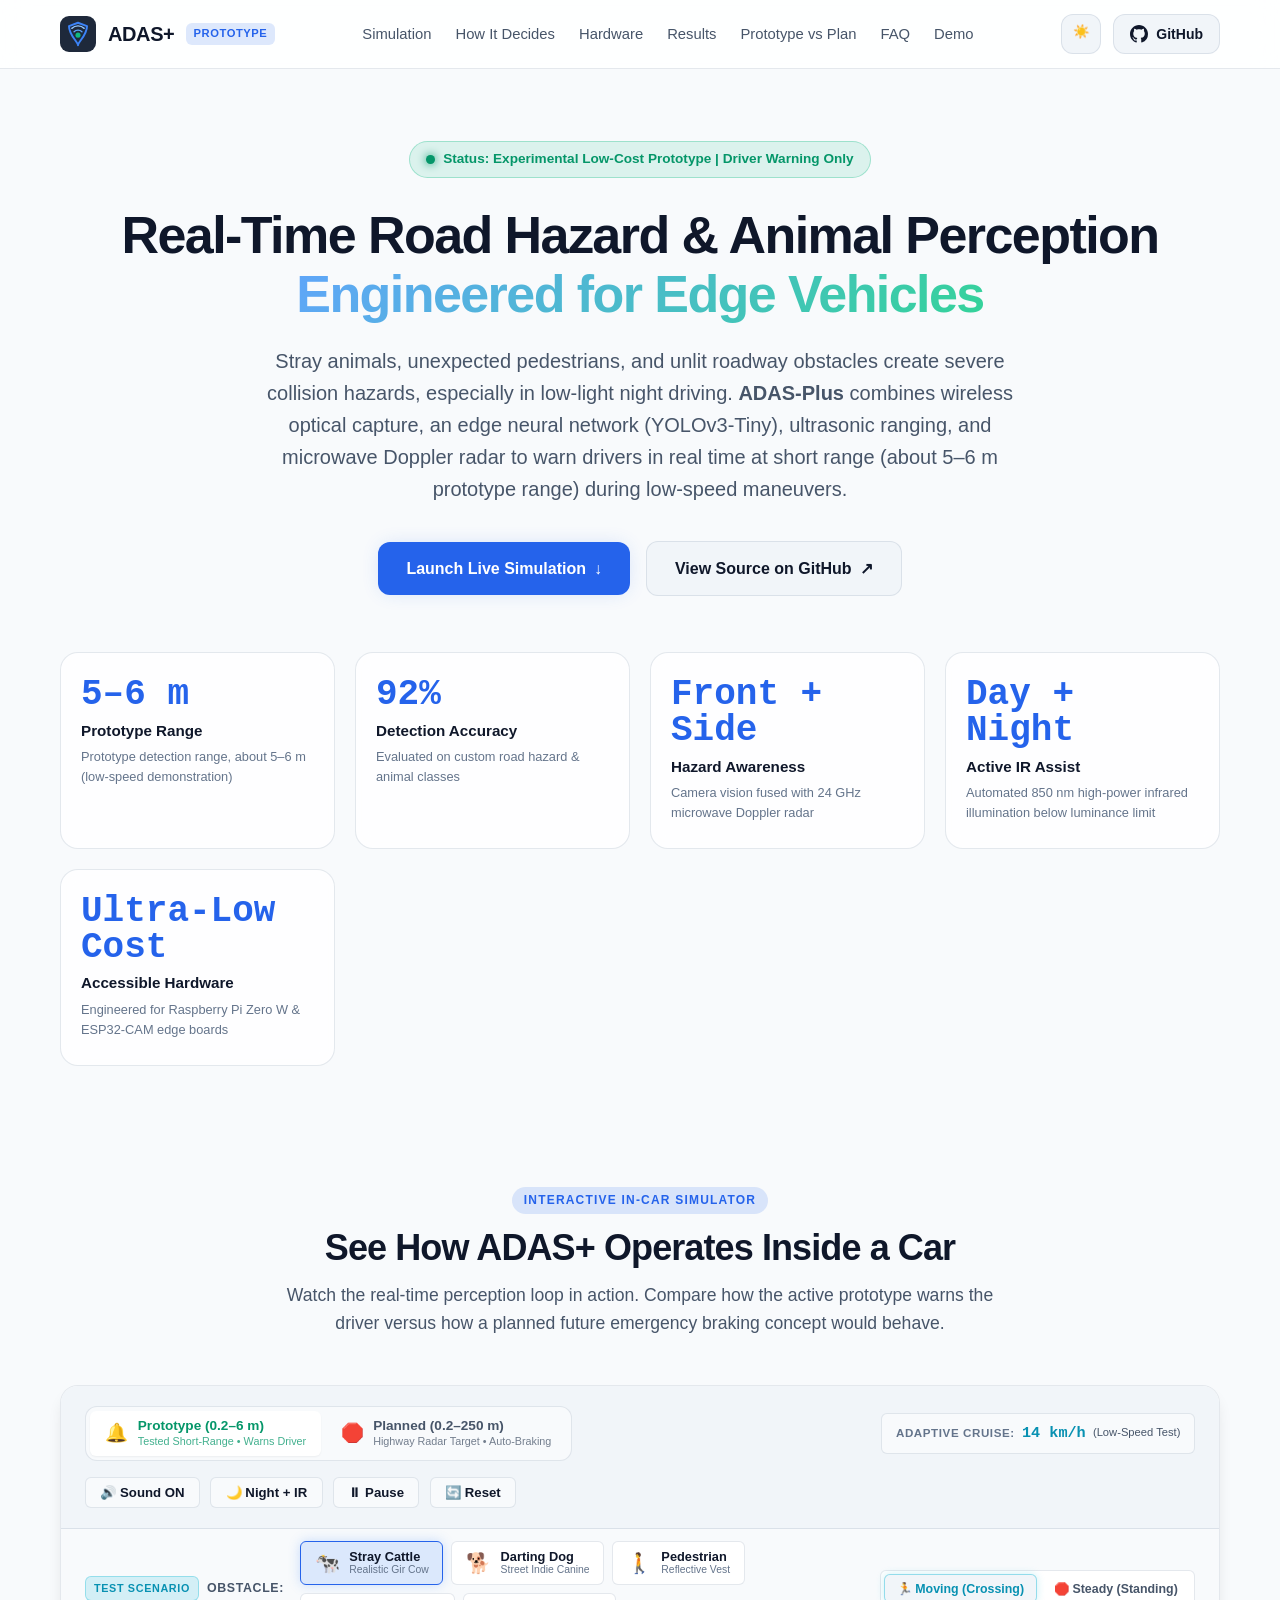
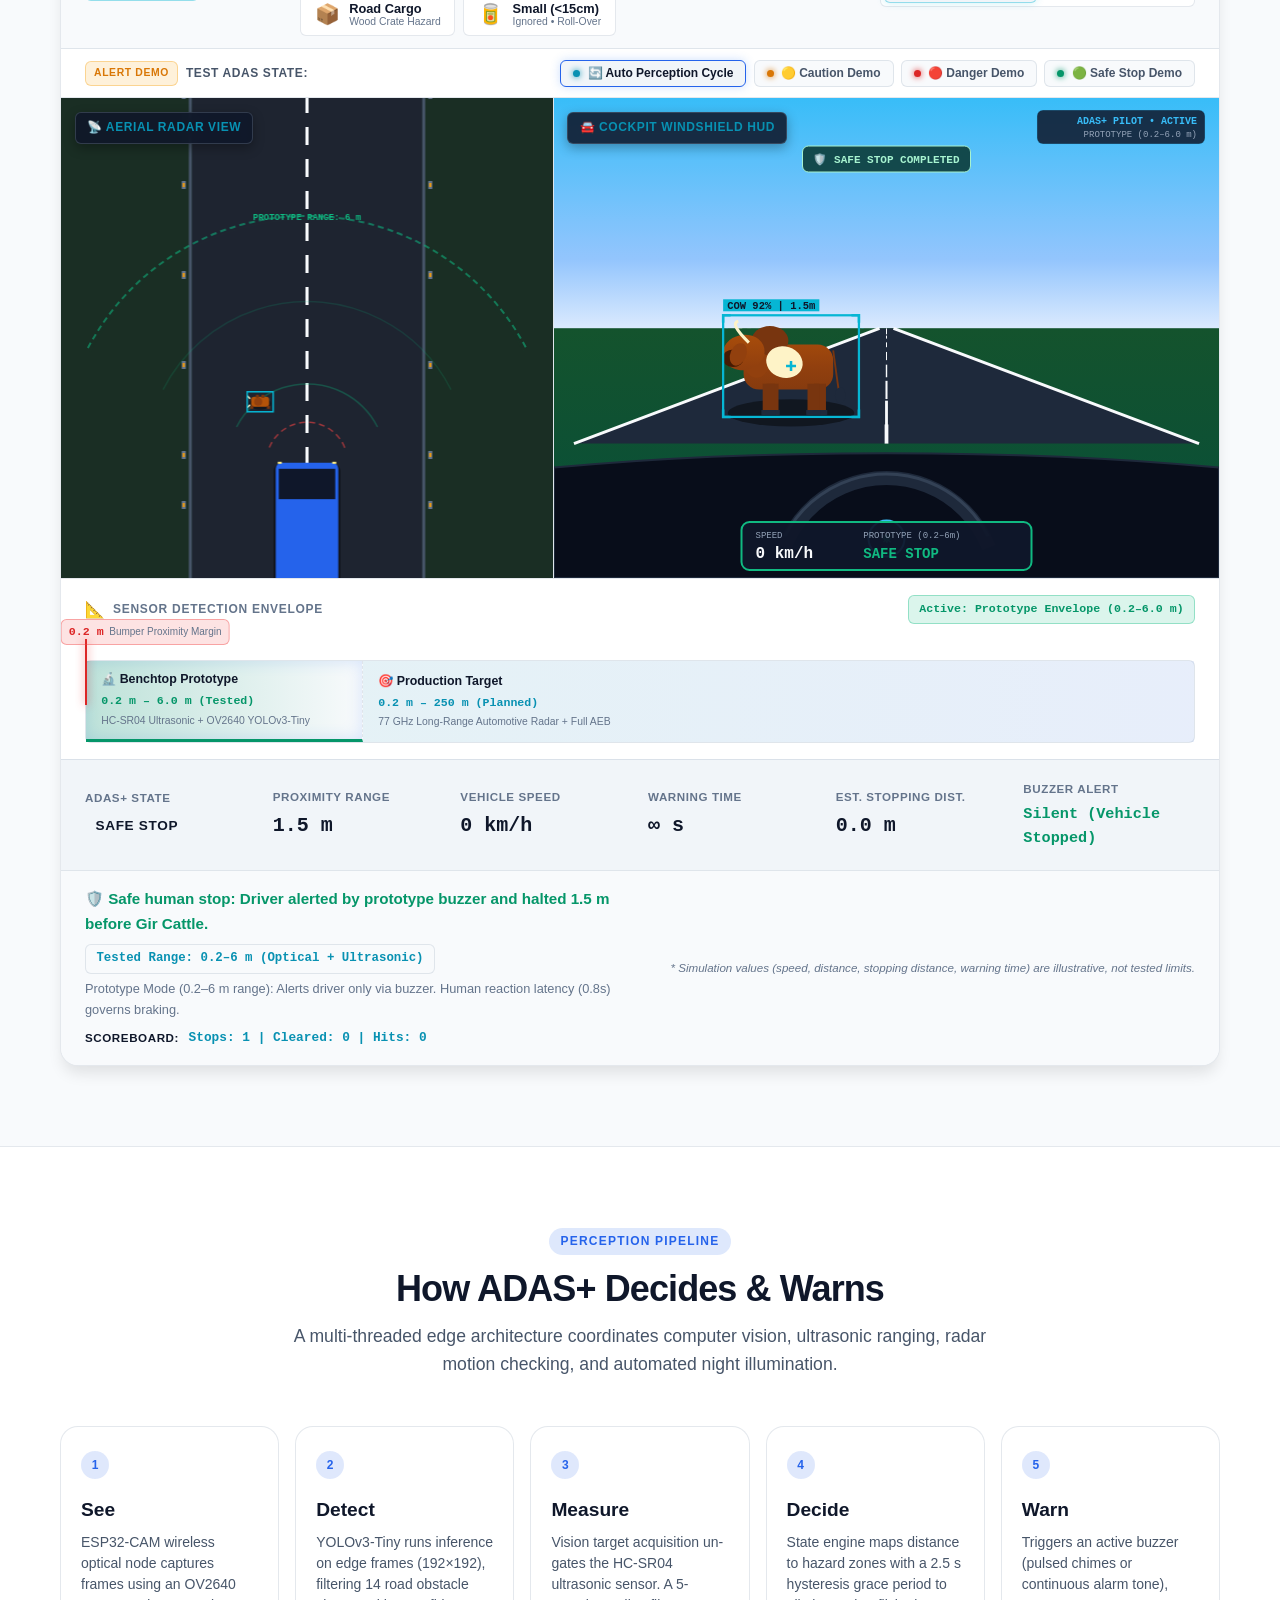
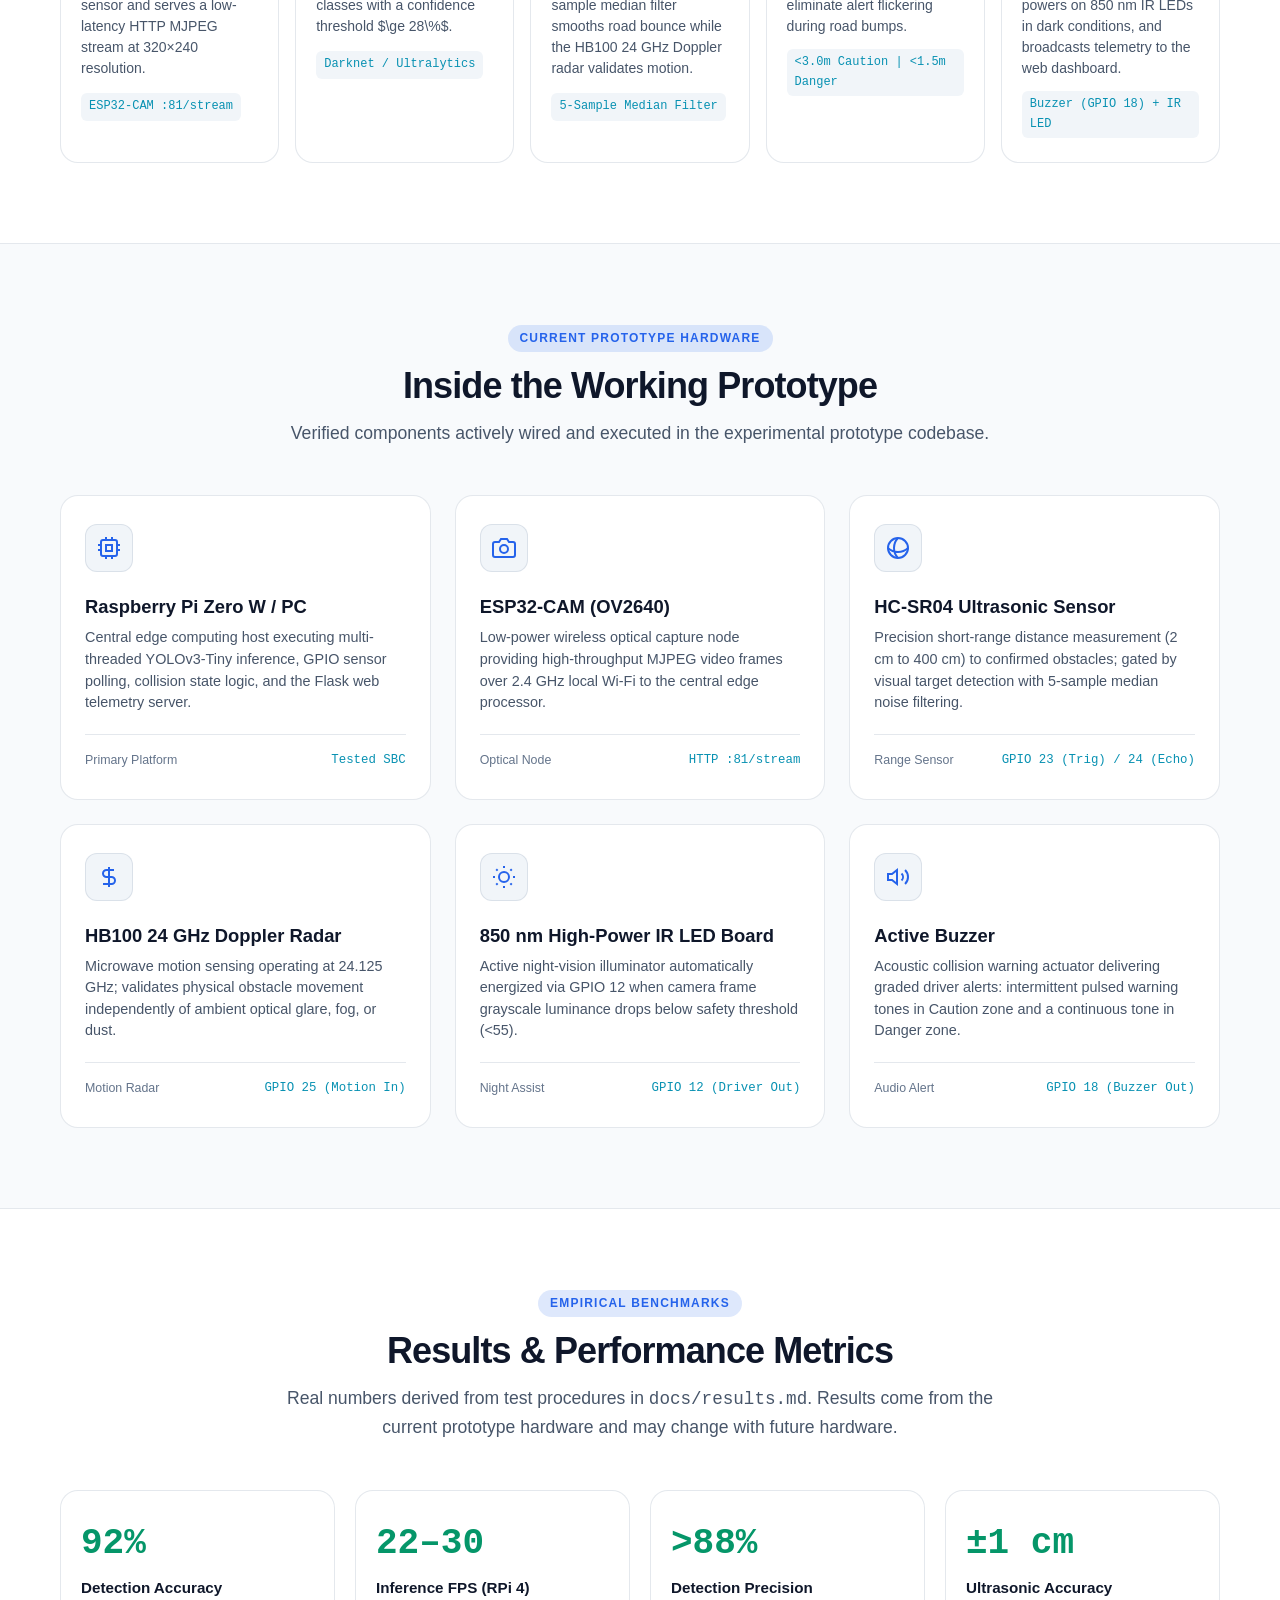
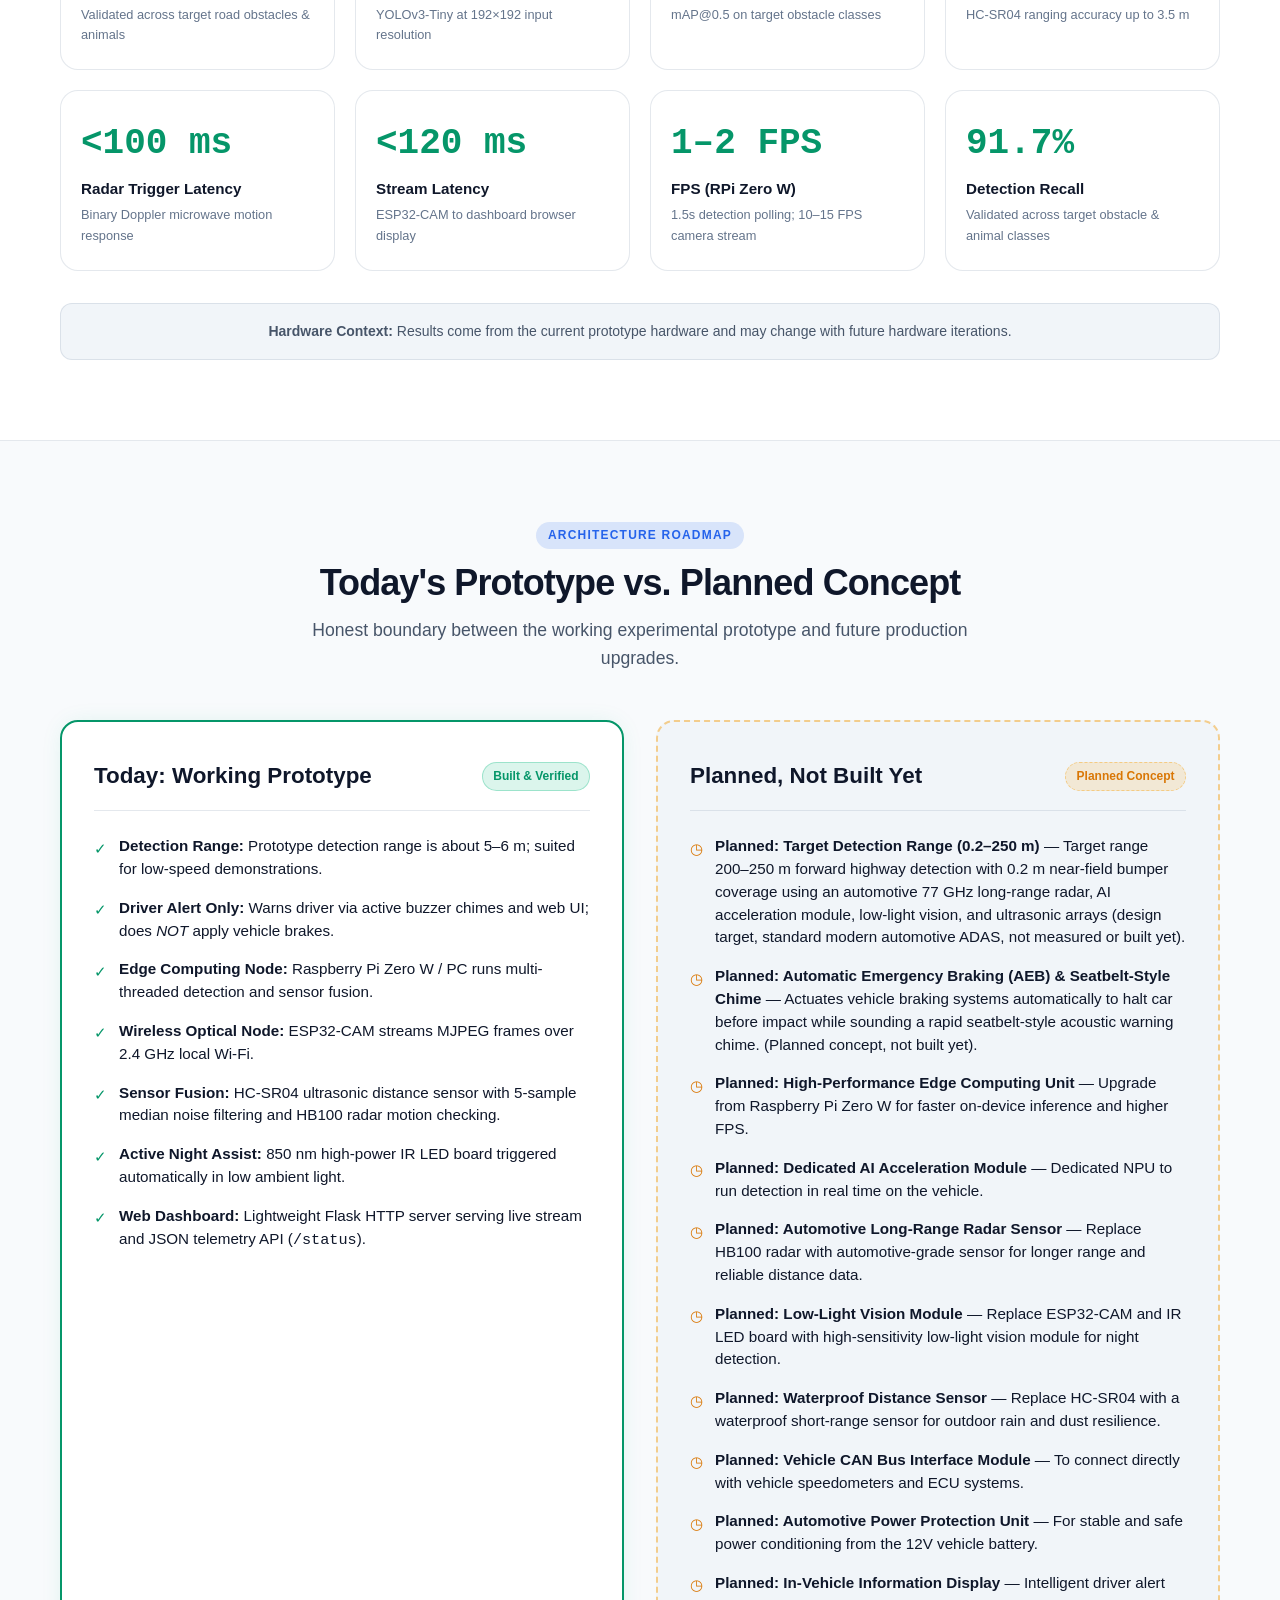
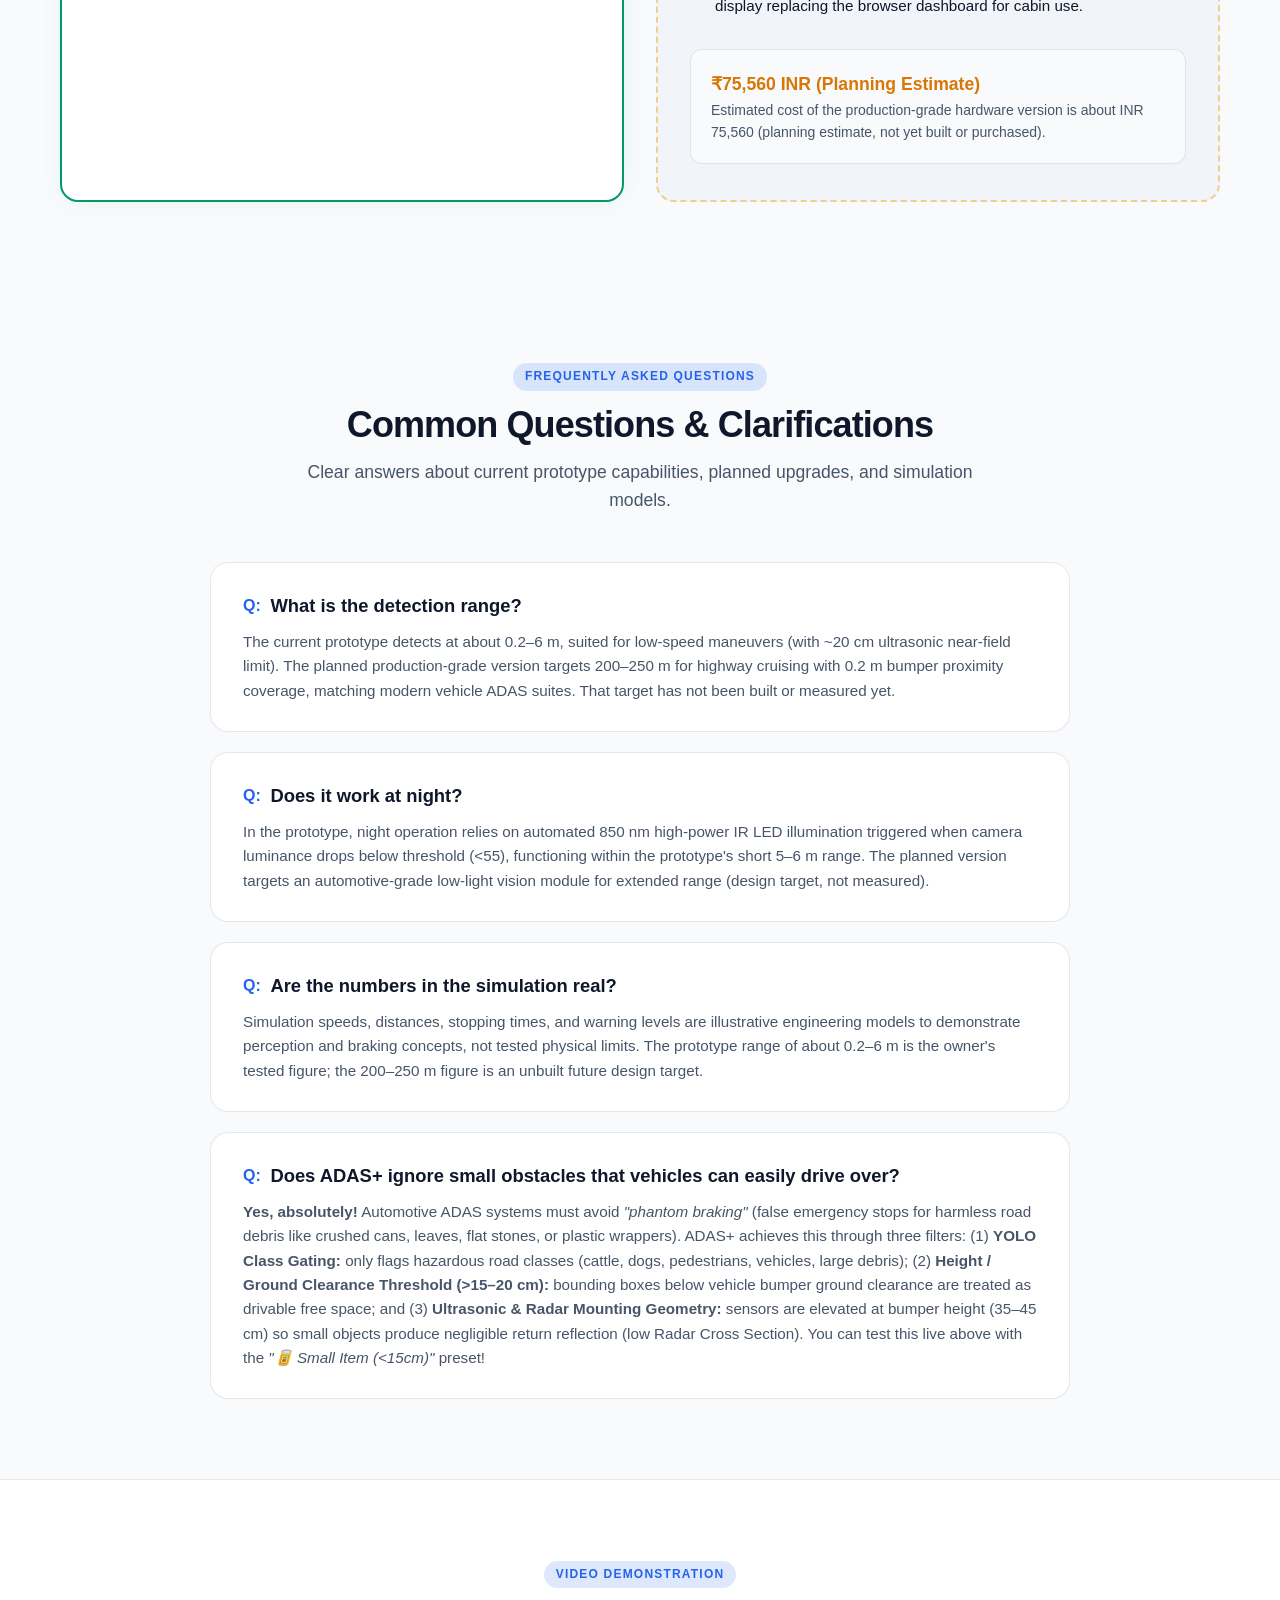
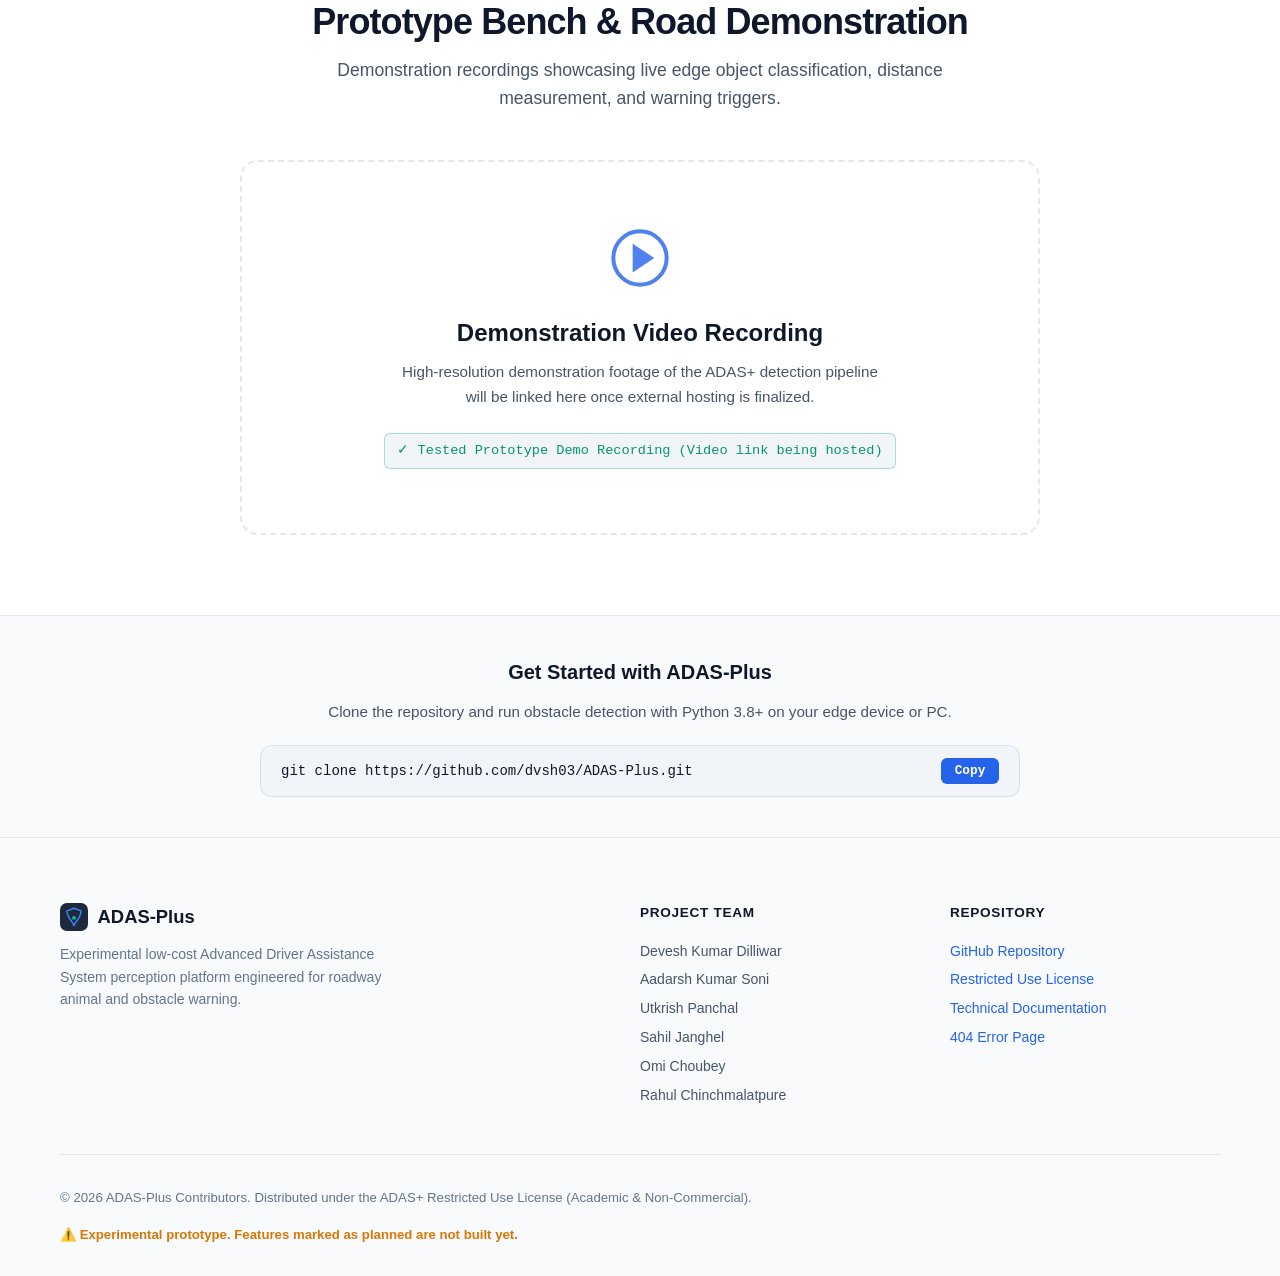
<file: site/index.html>
<!DOCTYPE html>
<html lang="en">
<head>
  <meta charset="UTF-8">
  <meta name="viewport" content="width=device-width, initial-scale=1.0">
  <title>ADAS+ | Experimental Low-Cost Advanced Driver Assistance System Explainer</title>
  <meta name="description" content="Interactive explainer showing how the ADAS+ prototype detects stray roadway animals, fuses ultrasonic and 24 GHz Doppler radar data, and alerts drivers in real time.">
  
  <!-- Open Graph / Facebook -->
  <meta property="og:type" content="website">
  <meta property="og:url" content="https://dvsh03.github.io/ADAS-Plus/">
  <meta property="og:title" content="ADAS+ | Inside-the-Car Interactive Explainer">
  <meta property="og:description" content="See how the low-cost ADAS+ prototype combines edge computer vision, ultrasonic ranging, and radar sensor fusion to warn drivers of road hazards.">
  <meta property="og:image" content="https://dvsh03.github.io/ADAS-Plus/favicon.svg">

  <!-- Twitter -->
  <meta name="twitter:card" content="summary_large_image">
  <meta name="twitter:title" content="ADAS+ | Inside-the-Car Interactive Explainer">
  <meta name="twitter:description" content="Interactive simulation showing edge vision and sensor fusion for roadway wildlife hazard warning.">

  <link rel="icon" type="image/svg+xml" href="favicon.svg">
  <link rel="stylesheet" href="css/style.css">
</head>
<body>

  <!-- Screen reader live region for simulation announcements -->
  <div id="simLiveAnnouncer" class="sr-only" aria-live="polite" style="position:absolute;width:1px;height:1px;padding:0;margin:-1px;overflow:hidden;clip:rect(0,0,0,0);border:0;"></div>

  <!-- Top Sticky Navigation -->
  <header class="navbar">
    <div class="container nav-container">
      <a href="./" class="nav-brand" aria-label="ADAS-Plus Homepage">
        <svg class="brand-logo" viewBox="0 0 64 64" fill="none" xmlns="http://www.w3.org/2000/svg" aria-hidden="true">
          <rect width="64" height="64" rx="16" fill="#1e293b"/>
          <path d="M32 12 L48 18 C48 34 32 46 32 52 C32 46 16 34 16 18 Z" stroke="#3b82f6" stroke-width="3.5" stroke-linejoin="round"/>
          <path d="M25 28 A 10 10 0 0 1 39 28" stroke="#60a5fa" stroke-width="2.5" stroke-linecap="round"/>
          <path d="M21 22 A 16 16 0 0 1 43 22" stroke="#93c5fd" stroke-width="2.5" stroke-linecap="round"/>
          <circle cx="32" cy="34" r="4.5" fill="#10b981"/>
        </svg>
        <span class="brand-text">ADAS+</span>
        <span class="brand-badge">Prototype</span>
      </a>

      <nav>
        <ul class="nav-menu" id="navMenu">
          <li><a href="#simulation" class="nav-link">Simulation</a></li>
          <li><a href="#how-it-decides" class="nav-link">How It Decides</a></li>
          <li><a href="#hardware" class="nav-link">Hardware</a></li>
          <li><a href="#results" class="nav-link">Results</a></li>
          <li><a href="#prototype-vs-planned" class="nav-link">Prototype vs Plan</a></li>
          <li><a href="#faq" class="nav-link">FAQ</a></li>
          <li><a href="#demo" class="nav-link">Demo</a></li>
        </ul>
      </nav>

      <div class="nav-actions">
        <button id="themeToggleBtn" class="theme-btn" aria-label="Toggle dark/light color theme">
          <span id="themeIcon" class="theme-icon" aria-hidden="true">🌙</span>
        </button>
        <a href="https://github.com/dvsh03/ADAS-Plus" target="_blank" rel="noopener noreferrer" class="btn-github" aria-label="Open ADAS-Plus GitHub Repository">
          <svg width="18" height="18" viewBox="0 0 24 24" fill="currentColor" aria-hidden="true">
            <path d="M12 0C5.37 0 0 5.37 0 12c0 5.31 3.435 9.795 8.205 11.385.6.105.825-.255.825-.57 0-.285-.015-1.23-.015-2.235-3.015.555-3.795-.735-4.035-1.41-.135-.345-.72-1.41-1.23-1.695-.42-.225-1.02-.78-.015-.795.945-.015 1.62.87 1.845 1.23 1.08 1.815 2.805 1.305 3.495.99.105-.78.42-1.305.765-1.605-2.67-.3-5.46-1.335-5.46-5.925 0-1.305.465-2.385 1.23-3.225-.12-.3-.54-1.53.12-3.18 0 0 1.005-.315 3.3 1.23.96-.27 1.98-.405 3-.405s2.04.135 3 .405c2.295-1.56 3.3-1.23 3.3-1.23.66 1.65.24 2.88.12 3.18.765.84 1.23 1.905 1.23 3.225 0 4.605-2.805 5.625-5.475 5.925.435.375.81 1.095.81 2.22 0 1.605-.015 2.895-.015 3.3 0 .315.225.69.825.57A12.02 12.02 0 0024 12c0-6.63-5.37-12-12-12z"/>
          </svg>
          <span>GitHub</span>
        </a>
        <button id="mobileMenuToggle" class="nav-toggle" aria-label="Toggle navigation menu" aria-expanded="false">
          ☰
        </button>
      </div>
    </div>
  </header>

  <!-- Hero Section -->
  <section class="hero">
    <div class="container">
      <div class="hero-status-pill">
        <span class="status-indicator-dot" aria-hidden="true"></span>
        <span>Status: Experimental Low-Cost Prototype | Driver Warning Only</span>
      </div>

      <h1 class="hero-title">
        Real-Time Road Hazard &amp; Animal Perception <br>
        <span class="hero-title-gradient">Engineered for Edge Vehicles</span>
      </h1>

      <p class="hero-subtitle">
        Stray animals, unexpected pedestrians, and unlit roadway obstacles create severe collision hazards, especially in low-light night driving. <strong>ADAS-Plus</strong> combines wireless optical capture, an edge neural network (YOLOv3-Tiny), ultrasonic ranging, and microwave Doppler radar to warn drivers in real time at short range (about 5–6 m prototype range) during low-speed maneuvers.
      </p>

      <div class="hero-actions">
        <a href="#simulation" class="btn-primary">
          <span>Launch Live Simulation</span>
          <span aria-hidden="true">↓</span>
        </a>
        <a href="https://github.com/dvsh03/ADAS-Plus" target="_blank" rel="noopener noreferrer" class="btn-secondary">
          <span>View Source on GitHub</span>
          <span aria-hidden="true">↗</span>
        </a>
      </div>

      <!-- Real Verified Stats -->
      <div class="stats-grid">
        <div class="stat-card">
          <div class="stat-number">5–6 m</div>
          <div class="stat-label">Prototype Range</div>
          <div class="stat-desc">Prototype detection range, about 5–6 m (low-speed demonstration)</div>
        </div>
        <div class="stat-card">
          <div class="stat-number">92%</div>
          <div class="stat-label">Detection Accuracy</div>
          <div class="stat-desc">Evaluated on custom road hazard &amp; animal classes</div>
        </div>
        <div class="stat-card">
          <div class="stat-number">Front + Side</div>
          <div class="stat-label">Hazard Awareness</div>
          <div class="stat-desc">Camera vision fused with 24 GHz microwave Doppler radar</div>
        </div>
        <div class="stat-card">
          <div class="stat-number">Day + Night</div>
          <div class="stat-label">Active IR Assist</div>
          <div class="stat-desc">Automated 850 nm high-power infrared illumination below luminance limit</div>
        </div>
        <div class="stat-card">
          <div class="stat-number">Ultra-Low Cost</div>
          <div class="stat-label">Accessible Hardware</div>
          <div class="stat-desc">Engineered for Raspberry Pi Zero W &amp; ESP32-CAM edge boards</div>
        </div>
      </div>
    </div>
  </section>

  <!-- Live Simulation Section -->
  <section id="simulation" class="section simulation-section">
    <div class="container">
      <div class="section-header">
        <span class="section-tag">Interactive In-Car Simulator</span>
        <h2 class="section-title">See How ADAS+ Operates Inside a Car</h2>
        <p class="section-description">
          Watch the real-time perception loop in action. Compare how the active prototype warns the driver versus how a planned future emergency braking concept would behave.
        </p>
      </div>

      <div class="simulation-card">
        <!-- Sim Controls Bar -->
        <div class="sim-controls-bar">
          <div class="mode-toggle-group" role="group" aria-label="Simulation Mode Selector">
            <button id="btnModePrototype" class="mode-btn mode-prototype active" aria-pressed="true">
              <span class="mode-btn-icon" aria-hidden="true">🔔</span>
              <span class="mode-btn-content">
                <span class="mode-btn-title">Prototype (0.2–6 m)</span>
                <span class="mode-btn-sub">Tested Short-Range • Warns Driver</span>
              </span>
            </button>
            <button id="btnModePlanned" class="mode-btn mode-planned" aria-pressed="false">
              <span class="mode-btn-icon" aria-hidden="true">🛑</span>
              <span class="mode-btn-content">
                <span class="mode-btn-title">Planned (0.2–250 m)</span>
                <span class="mode-btn-sub">Highway Radar Target • Auto-Braking</span>
              </span>
            </button>
          </div>

          <div class="sim-auto-speed-pill" aria-label="Automated cruising speed telemetry">
            <span class="speed-pill-label">Adaptive Cruise:</span>
            <strong id="autoSpeedVal" class="speed-pill-val">12 km/h</strong>
            <span id="speedModeContext" class="speed-pill-tag">(Low-Speed Test)</span>
          </div>

          <div class="sim-toggles">
            <button id="btnToggleSound" class="control-btn" aria-label="Toggle Warning Buzzer Sound">
              <span id="soundIcon">🔊 Sound ON</span>
            </button>
            <button id="btnToggleNight" class="control-btn" aria-label="Toggle Night Mode with Infrared Illumination">
              <span>🌙 Night + IR</span>
            </button>
            <button id="btnPlayPause" class="control-btn" aria-label="Pause or resume live simulation">
              <span>⏸ Pause</span>
            </button>
            <button id="btnResetSim" class="control-btn" aria-label="Reset simulation cycle">
              <span>🔄 Reset</span>
            </button>
          </div>
        </div>

        <!-- Sim Hazard Scenario Selector & Motion Mode -->
        <div class="sim-scenario-bar">
          <div class="scenario-bar-label">
            <span class="scenario-badge">TEST SCENARIO</span>
            <span>Obstacle:</span>
          </div>
          <div class="scenario-btn-group" role="group" aria-label="Obstacle Scenario Presets">
            <button id="scenarioCow" class="scenario-btn active" data-scenario="cow" aria-pressed="true">
              <span class="scenario-icon">🐄</span>
              <span class="scenario-meta">
                <span class="scenario-title">Stray Cattle</span>
                <span class="scenario-desc">Realistic Gir Cow</span>
              </span>
            </button>
            <button id="scenarioDog" class="scenario-btn" data-scenario="dog" aria-pressed="false">
              <span class="scenario-icon">🐕</span>
              <span class="scenario-meta">
                <span class="scenario-title">Darting Dog</span>
                <span class="scenario-desc">Street Indie Canine</span>
              </span>
            </button>
            <button id="scenarioPedestrian" class="scenario-btn" data-scenario="pedestrian" aria-pressed="false">
              <span class="scenario-icon">🚶</span>
              <span class="scenario-meta">
                <span class="scenario-title">Pedestrian</span>
                <span class="scenario-desc">Reflective Vest</span>
              </span>
            </button>
            <button id="scenarioDebris" class="scenario-btn" data-scenario="debris" aria-pressed="false">
              <span class="scenario-icon">📦</span>
              <span class="scenario-meta">
                <span class="scenario-title">Road Cargo</span>
                <span class="scenario-desc">Wood Crate Hazard</span>
              </span>
            </button>
            <button id="scenarioSmall" class="scenario-btn" data-scenario="small" aria-pressed="false">
              <span class="scenario-icon">🥫</span>
              <span class="scenario-meta">
                <span class="scenario-title">Small (&lt;15cm)</span>
                <span class="scenario-desc">Ignored • Roll-Over</span>
              </span>
            </button>
          </div>

          <!-- Motion Mode Toggle (Moving vs Steady) -->
          <div class="motion-toggle-group" role="group" aria-label="Animal Motion Mode">
            <button id="btnMotionMoving" class="motion-btn active" aria-pressed="true" title="Animal crosses the road from shoulder into lane">
              <span>🏃 Moving (Crossing)</span>
            </button>
            <button id="btnMotionSteady" class="motion-btn" aria-pressed="false" title="Animal stands stationary in center lane">
              <span>🛑 Steady (Standing)</span>
            </button>
          </div>
        </div>

        <!-- Alert State Demo Bar (Caution, Danger, Safe Stop) -->
        <div class="sim-state-demo-bar">
          <div class="state-demo-label">
            <span class="state-demo-badge">ALERT DEMO</span>
            <span>Test ADAS State:</span>
          </div>
          <div class="state-demo-btn-group" role="group" aria-label="Alert State Demo Selectors">
            <button id="btnDemoAuto" class="state-demo-btn active" data-state="auto">
              <span class="state-dot dot-cyan"></span>
              <span>🔄 Auto Perception Cycle</span>
            </button>
            <button id="btnDemoCaution" class="state-demo-btn btn-caution" data-state="caution">
              <span class="state-dot dot-caution"></span>
              <span>🟡 Caution Demo</span>
            </button>
            <button id="btnDemoDanger" class="state-demo-btn btn-danger" data-state="danger">
              <span class="state-dot dot-danger"></span>
              <span>🔴 Danger Demo</span>
            </button>
            <button id="btnDemoSafeStop" class="state-demo-btn btn-safestop" data-state="safestop">
              <span class="state-dot dot-safestop"></span>
              <span>🟢 Safe Stop Demo</span>
            </button>
          </div>
        </div>

        <!-- Sim Dual Viewport Grid -->
        <div class="sim-arena-grid">
          <!-- Pane 1: Top-Down Aerial View -->
          <div class="sim-pane">
            <div class="pane-header">
              <span class="pane-badge">📡 Aerial Radar View</span>
            </div>
            <canvas id="topViewCanvas" class="sim-canvas" width="400" height="480" aria-label="Bird's-eye top view of vehicle driving down road with crossing animals"></canvas>
          </div>

          <!-- Pane 2: Driver Windshield Perspective View -->
          <div class="sim-pane">
            <div class="pane-header">
              <span class="pane-badge">🚘 Cockpit Windshield HUD</span>
            </div>
            <div id="windshieldFlash" class="windshield-flash-overlay" aria-hidden="true"></div>
            <canvas id="driverViewCanvas" class="sim-canvas" width="600" height="480" aria-label="Driver windshield perspective view with detected obstacle bounding box and vehicle dashboard speedometer"></canvas>
          </div>
        </div>

        <!-- Interactive Sensor Envelope Ruler -->
        <div class="sim-envelope-ruler" aria-label="Interactive Sensor Envelope Comparison Ruler">
          <div class="ruler-header">
            <div class="ruler-title-group">
              <span class="ruler-icon">📐</span>
              <span class="ruler-heading">SENSOR DETECTION ENVELOPE</span>
            </div>
            <div id="rulerActiveBadge" class="ruler-status-badge badge-proto">
              Active: Prototype Envelope (0.2–6.0 m)
            </div>
          </div>
          <div class="ruler-track-wrap">
            <div class="ruler-track">
              <!-- Bumper Limit 0.2m Pin -->
              <div class="ruler-pin pin-bumper">
                <div class="pin-marker"></div>
                <div class="pin-callout">
                  <span class="pin-dist">0.2 m</span>
                  <span class="pin-tag">Bumper Proximity Margin</span>
                </div>
              </div>
              <!-- Prototype Zone (0.2m - 6.0m) -->
              <div id="rulerZoneProto" class="ruler-zone zone-proto active" style="width: 25%;">
                <div class="zone-glow"></div>
                <div class="zone-content">
                  <span class="zone-name">🔬 Benchtop Prototype</span>
                  <span class="zone-range">0.2 m – 6.0 m (Tested)</span>
                  <span class="zone-tech">HC-SR04 Ultrasonic + OV2640 YOLOv3-Tiny</span>
                </div>
              </div>
              <!-- Production Target Zone (0.2m - 250m) -->
              <div id="rulerZonePlanned" class="ruler-zone zone-planned" style="width: 75%;">
                <div class="zone-glow"></div>
                <div class="zone-content">
                  <span class="zone-name">🎯 Production Target</span>
                  <span class="zone-range">0.2 m – 250 m (Planned)</span>
                  <span class="zone-tech">77 GHz Long-Range Automotive Radar + Full AEB</span>
                </div>
              </div>
            </div>
          </div>
        </div>

        <!-- Telemetry HUD Bar (6 Columns) -->
        <div class="sim-telemetry-hud">
          <div class="hud-item">
            <span class="hud-label">ADAS+ State</span>
            <div id="hudStatePill" class="hud-state-pill state-clear">CLEAR</div>
          </div>
          <div class="hud-item">
            <span class="hud-label">Proximity Range</span>
            <div id="hudDistanceVal" class="hud-value">-- m</div>
          </div>
          <div class="hud-item">
            <span class="hud-label">Vehicle Speed</span>
            <div id="hudSpeedVal" class="hud-value">10 km/h</div>
          </div>
          <div class="hud-item">
            <span class="hud-label">Warning Time</span>
            <div id="hudWarningTimeVal" class="hud-value">-- s</div>
          </div>
          <div class="hud-item">
            <span class="hud-label">Est. Stopping Dist.</span>
            <div id="hudStoppingVal" class="hud-value">2.6 m</div>
          </div>
          <div class="hud-item">
            <span class="hud-label">Buzzer Alert</span>
            <div id="hudBuzzerVal" class="hud-value" style="font-size: 0.95rem; color: var(--text-muted);">Silent (Clear)</div>
          </div>
        </div>

        <!-- Event Outcome Bar -->
        <div class="sim-outcome-bar">
          <div style="flex: 1;">
            <div style="display: flex; align-items: center; justify-content: space-between; flex-wrap: wrap; gap: 0.5rem; margin-bottom: 0.35rem;">
              <div id="simOutcomeText" class="outcome-text">
                <span>🚗 Vehicle cruising at safe road speed. Monitoring for obstacles...</span>
              </div>
              <div id="simRangeCaption" class="sim-range-caption-box">
                Detection range: 0.2–6 m (prototype)
              </div>
            </div>
            <div id="simOutcomeNote" class="outcome-mode-note">
              Prototype Mode (0.2–6m range): Alerts driver only via buzzer. Human reaction latency (0.8s) governs braking.
            </div>
            <div style="margin-top: 0.5rem; display: flex; align-items: center; gap: 0.6rem; font-size: 0.8rem; color: var(--text-secondary);">
              <span style="font-weight: 700; color: var(--text-primary); text-transform: uppercase; font-size: 0.725rem; letter-spacing: 0.05em;">Scoreboard:</span>
              <span id="hudScoreboardVal" style="font-family: var(--font-mono); font-weight: 700; color: var(--accent-cyan);">Stops: 0 | Cleared: 0 | Hits: 0</span>
            </div>
          </div>
          <div class="illustrative-disclaimer-pill">
            * Simulation values (speed, distance, stopping distance, warning time) are illustrative, not tested limits.
          </div>
        </div>
        <div id="simLiveAnnouncer" style="position: absolute; width: 1px; height: 1px; padding: 0; margin: -1px; overflow: hidden; clip: rect(0, 0, 0, 0); border: 0;" aria-live="polite"></div>
      </div>
    </div>
  </section>

  <!-- How It Decides Section -->
  <section id="how-it-decides" class="section section-alt">
    <div class="container">
      <div class="section-header">
        <span class="section-tag">Perception Pipeline</span>
        <h2 class="section-title">How ADAS+ Decides &amp; Warns</h2>
        <p class="section-description">
          A multi-threaded edge architecture coordinates computer vision, ultrasonic ranging, radar motion checking, and automated night illumination.
        </p>
      </div>

      <div class="flow-grid">
        <div class="flow-step-card">
          <div class="flow-step-number">1</div>
          <h3 class="flow-step-title">See</h3>
          <p class="flow-step-desc">
            ESP32-CAM wireless optical node captures frames using an OV2640 sensor and serves a low-latency HTTP MJPEG stream at 320×240 resolution.
          </p>
          <span class="flow-step-spec">ESP32-CAM :81/stream</span>
        </div>

        <div class="flow-step-card">
          <div class="flow-step-number">2</div>
          <h3 class="flow-step-title">Detect</h3>
          <p class="flow-step-desc">
            YOLOv3-Tiny runs inference on edge frames (192×192), filtering 14 road obstacle classes with a confidence threshold $\ge 28\%$.
          </p>
          <span class="flow-step-spec">Darknet / Ultralytics</span>
        </div>

        <div class="flow-step-card">
          <div class="flow-step-number">3</div>
          <h3 class="flow-step-title">Measure</h3>
          <p class="flow-step-desc">
            Vision target acquisition un-gates the HC-SR04 ultrasonic sensor. A 5-sample median filter smooths road bounce while the HB100 24 GHz Doppler radar validates motion.
          </p>
          <span class="flow-step-spec">5-Sample Median Filter</span>
        </div>

        <div class="flow-step-card">
          <div class="flow-step-number">4</div>
          <h3 class="flow-step-title">Decide</h3>
          <p class="flow-step-desc">
            State engine maps distance to hazard zones with a 2.5 s hysteresis grace period to eliminate alert flickering during road bumps.
          </p>
          <span class="flow-step-spec">&lt;3.0m Caution | &lt;1.5m Danger</span>
        </div>

        <div class="flow-step-card">
          <div class="flow-step-number">5</div>
          <h3 class="flow-step-title">Warn</h3>
          <p class="flow-step-desc">
            Triggers an active buzzer (pulsed chimes or continuous alarm tone), powers on 850 nm IR LEDs in dark conditions, and broadcasts telemetry to the web dashboard.
          </p>
          <span class="flow-step-spec">Buzzer (GPIO 18) + IR LED</span>
        </div>
      </div>
    </div>
  </section>

  <!-- Inside the Prototype Section -->
  <section id="hardware" class="section">
    <div class="container">
      <div class="section-header">
        <span class="section-tag">Current Prototype Hardware</span>
        <h2 class="section-title">Inside the Working Prototype</h2>
        <p class="section-description">
          Verified components actively wired and executed in the experimental prototype codebase.
        </p>
      </div>

      <div class="hardware-grid">
        <div class="hardware-card">
          <div>
            <div class="hw-icon-box" aria-hidden="true">
              <svg width="24" height="24" viewBox="0 0 24 24" fill="none" stroke="currentColor" stroke-width="2">
                <rect x="4" y="4" width="16" height="16" rx="2"/>
                <rect x="9" y="9" width="6" height="6"/>
                <path d="M9 1v3M15 1v3M9 20v3M15 20v3M20 9h3M20 14h3M1 9h3M1 14h3"/>
              </svg>
            </div>
            <h3 class="hw-title">Raspberry Pi Zero W / PC</h3>
            <p class="hw-role">
              Central edge computing host executing multi-threaded YOLOv3-Tiny inference, GPIO sensor polling, collision state logic, and the Flask web telemetry server.
            </p>
          </div>
          <div class="hw-meta-row">
            <span>Primary Platform</span>
            <span class="hw-pin">Tested SBC</span>
          </div>
        </div>

        <div class="hardware-card">
          <div>
            <div class="hw-icon-box" aria-hidden="true">
              <svg width="24" height="24" viewBox="0 0 24 24" fill="none" stroke="currentColor" stroke-width="2">
                <path d="M23 19a2 2 0 0 1-2 2H3a2 2 0 0 1-2-2V8a2 2 0 0 1 2-2h4l2-3h6l2 3h4a2 2 0 0 1 2 2z"/>
                <circle cx="12" cy="13" r="4"/>
              </svg>
            </div>
            <h3 class="hw-title">ESP32-CAM (OV2640)</h3>
            <p class="hw-role">
              Low-power wireless optical capture node providing high-throughput MJPEG video frames over 2.4 GHz local Wi-Fi to the central edge processor.
            </p>
          </div>
          <div class="hw-meta-row">
            <span>Optical Node</span>
            <span class="hw-pin">HTTP :81/stream</span>
          </div>
        </div>

        <div class="hardware-card">
          <div>
            <div class="hw-icon-box" aria-hidden="true">
              <svg width="24" height="24" viewBox="0 0 24 24" fill="none" stroke="currentColor" stroke-width="2">
                <circle cx="12" cy="12" r="10"/>
                <path d="M12 2a14.5 14.5 0 0 0 0 20M2 12a14.5 14.5 0 0 0 20 0"/>
              </svg>
            </div>
            <h3 class="hw-title">HC-SR04 Ultrasonic Sensor</h3>
            <p class="hw-role">
              Precision short-range distance measurement (2 cm to 400 cm) to confirmed obstacles; gated by visual target detection with 5-sample median noise filtering.
            </p>
          </div>
          <div class="hw-meta-row">
            <span>Range Sensor</span>
            <span class="hw-pin">GPIO 23 (Trig) / 24 (Echo)</span>
          </div>
        </div>

        <div class="hardware-card">
          <div>
            <div class="hw-icon-box" aria-hidden="true">
              <svg width="24" height="24" viewBox="0 0 24 24" fill="none" stroke="currentColor" stroke-width="2">
                <path d="M12 2v20M17 5H9.5a3.5 3.5 0 0 0 0 7h5a3.5 3.5 0 0 1 0 7H6"/>
              </svg>
            </div>
            <h3 class="hw-title">HB100 24 GHz Doppler Radar</h3>
            <p class="hw-role">
              Microwave motion sensing operating at 24.125 GHz; validates physical obstacle movement independently of ambient optical glare, fog, or dust.
            </p>
          </div>
          <div class="hw-meta-row">
            <span>Motion Radar</span>
            <span class="hw-pin">GPIO 25 (Motion In)</span>
          </div>
        </div>

        <div class="hardware-card">
          <div>
            <div class="hw-icon-box" aria-hidden="true">
              <svg width="24" height="24" viewBox="0 0 24 24" fill="none" stroke="currentColor" stroke-width="2">
                <circle cx="12" cy="12" r="5"/>
                <path d="M12 1v2M12 21v2M4.22 4.22l1.42 1.42M18.36 18.36l1.42 1.42M1 12h2M21 12h2M4.22 19.78l1.42-1.42M18.36 5.64l1.42-1.42"/>
              </svg>
            </div>
            <h3 class="hw-title">850 nm High-Power IR LED Board</h3>
            <p class="hw-role">
              Active night-vision illuminator automatically energized via GPIO 12 when camera frame grayscale luminance drops below safety threshold (&lt;55).
            </p>
          </div>
          <div class="hw-meta-row">
            <span>Night Assist</span>
            <span class="hw-pin">GPIO 12 (Driver Out)</span>
          </div>
        </div>

        <div class="hardware-card">
          <div>
            <div class="hw-icon-box" aria-hidden="true">
              <svg width="24" height="24" viewBox="0 0 24 24" fill="none" stroke="currentColor" stroke-width="2">
                <polygon points="11 5 6 9 2 9 2 15 6 15 11 19 11 5"/>
                <path d="M19.07 4.93a10 10 0 0 1 0 14.14M15.54 8.46a5 5 0 0 1 0 7.07"/>
              </svg>
            </div>
            <h3 class="hw-title">Active Buzzer</h3>
            <p class="hw-role">
              Acoustic collision warning actuator delivering graded driver alerts: intermittent pulsed warning tones in Caution zone and a continuous tone in Danger zone.
            </p>
          </div>
          <div class="hw-meta-row">
            <span>Audio Alert</span>
            <span class="hw-pin">GPIO 18 (Buzzer Out)</span>
          </div>
        </div>
      </div>
    </div>
  </section>

  <!-- Results Section -->
  <section id="results" class="section section-alt">
    <div class="container">
      <div class="section-header">
        <span class="section-tag">Empirical Benchmarks</span>
        <h2 class="section-title">Results &amp; Performance Metrics</h2>
        <p class="section-description">
          Real numbers derived from test procedures in <code>docs/results.md</code>. Results come from the current prototype hardware and may change with future hardware.
        </p>
      </div>

      <div class="results-grid">
        <div class="result-card">
          <div class="result-val">92%</div>
          <div class="result-title">Detection Accuracy</div>
          <div class="result-sub">Validated across target road obstacles &amp; animals</div>
        </div>

        <div class="result-card">
          <div class="result-val">22–30</div>
          <div class="result-title">Inference FPS (RPi 4)</div>
          <div class="result-sub">YOLOv3-Tiny at 192×192 input resolution</div>
        </div>

        <div class="result-card">
          <div class="result-val">&gt;88%</div>
          <div class="result-title">Detection Precision</div>
          <div class="result-sub">mAP@0.5 on target obstacle classes</div>
        </div>

        <div class="result-card">
          <div class="result-val">±1 cm</div>
          <div class="result-title">Ultrasonic Accuracy</div>
          <div class="result-sub">HC-SR04 ranging accuracy up to 3.5 m</div>
        </div>

        <div class="result-card">
          <div class="result-val">&lt;100 ms</div>
          <div class="result-title">Radar Trigger Latency</div>
          <div class="result-sub">Binary Doppler microwave motion response</div>
        </div>

        <div class="result-card">
          <div class="result-val">&lt;120 ms</div>
          <div class="result-title">Stream Latency</div>
          <div class="result-sub">ESP32-CAM to dashboard browser display</div>
        </div>

        <div class="result-card">
          <div class="result-val">1–2 FPS</div>
          <div class="result-title">FPS (RPi Zero W)</div>
          <div class="result-sub">1.5s detection polling; 10–15 FPS camera stream</div>
        </div>

        <div class="result-card">
          <div class="result-val">91.7%</div>
          <div class="result-title">Detection Recall</div>
          <div class="result-sub">Validated across target obstacle &amp; animal classes</div>
        </div>
      </div>

      <div class="results-disclaimer-box">
        <strong>Hardware Context:</strong> Results come from the current prototype hardware and may change with future hardware iterations.
      </div>
    </div>
  </section>

  <!-- Prototype vs Planned Comparison Section -->
  <section id="prototype-vs-planned" class="section">
    <div class="container">
      <div class="section-header">
        <span class="section-tag">Architecture Roadmap</span>
        <h2 class="section-title">Today's Prototype vs. Planned Concept</h2>
        <p class="section-description">
          Honest boundary between the working experimental prototype and future production upgrades.
        </p>
      </div>

      <div class="comparison-grid">
        <!-- Working Prototype Column -->
        <div class="comparison-col col-prototype">
          <div class="col-header">
            <h3 class="col-heading">Today: Working Prototype</h3>
            <span class="pill pill-prototype">Built &amp; Verified</span>
          </div>

          <ul class="feature-list">
            <li class="feature-item">
              <span class="feature-icon-check">✓</span>
              <span><strong>Detection Range:</strong> Prototype detection range is about 5–6 m; suited for low-speed demonstrations.</span>
            </li>
            <li class="feature-item">
              <span class="feature-icon-check">✓</span>
              <span><strong>Driver Alert Only:</strong> Warns driver via active buzzer chimes and web UI; does <em>NOT</em> apply vehicle brakes.</span>
            </li>
            <li class="feature-item">
              <span class="feature-icon-check">✓</span>
              <span><strong>Edge Computing Node:</strong> Raspberry Pi Zero W / PC runs multi-threaded detection and sensor fusion.</span>
            </li>
            <li class="feature-item">
              <span class="feature-icon-check">✓</span>
              <span><strong>Wireless Optical Node:</strong> ESP32-CAM streams MJPEG frames over 2.4 GHz local Wi-Fi.</span>
            </li>
            <li class="feature-item">
              <span class="feature-icon-check">✓</span>
              <span><strong>Sensor Fusion:</strong> HC-SR04 ultrasonic distance sensor with 5-sample median noise filtering and HB100 radar motion checking.</span>
            </li>
            <li class="feature-item">
              <span class="feature-icon-check">✓</span>
              <span><strong>Active Night Assist:</strong> 850 nm high-power IR LED board triggered automatically in low ambient light.</span>
            </li>
            <li class="feature-item">
              <span class="feature-icon-check">✓</span>
              <span><strong>Web Dashboard:</strong> Lightweight Flask HTTP server serving live stream and JSON telemetry API (<code>/status</code>).</span>
            </li>
          </ul>
        </div>

        <!-- Planned Concept Column -->
        <div class="comparison-col col-planned">
          <div class="col-header">
            <h3 class="col-heading">Planned, Not Built Yet</h3>
            <span class="pill pill-planned">Planned Concept</span>
          </div>

          <ul class="feature-list">
            <li class="feature-item">
              <span class="feature-icon-planned">◷</span>
              <span><strong>Planned: Target Detection Range (0.2–250 m)</strong> — Target range 200–250 m forward highway detection with 0.2 m near-field bumper coverage using an automotive 77 GHz long-range radar, AI acceleration module, low-light vision, and ultrasonic arrays (design target, standard modern automotive ADAS, not measured or built yet).</span>
            </li>
            <li class="feature-item">
              <span class="feature-icon-planned">◷</span>
              <span><strong>Planned: Automatic Emergency Braking (AEB) &amp; Seatbelt-Style Chime</strong> — Actuates vehicle braking systems automatically to halt car before impact while sounding a rapid seatbelt-style acoustic warning chime. (Planned concept, not built yet).</span>
            </li>
            <li class="feature-item">
              <span class="feature-icon-planned">◷</span>
              <span><strong>Planned: High-Performance Edge Computing Unit</strong> — Upgrade from Raspberry Pi Zero W for faster on-device inference and higher FPS.</span>
            </li>
            <li class="feature-item">
              <span class="feature-icon-planned">◷</span>
              <span><strong>Planned: Dedicated AI Acceleration Module</strong> — Dedicated NPU to run detection in real time on the vehicle.</span>
            </li>
            <li class="feature-item">
              <span class="feature-icon-planned">◷</span>
              <span><strong>Planned: Automotive Long-Range Radar Sensor</strong> — Replace HB100 radar with automotive-grade sensor for longer range and reliable distance data.</span>
            </li>
            <li class="feature-item">
              <span class="feature-icon-planned">◷</span>
              <span><strong>Planned: Low-Light Vision Module</strong> — Replace ESP32-CAM and IR LED board with high-sensitivity low-light vision module for night detection.</span>
            </li>
            <li class="feature-item">
              <span class="feature-icon-planned">◷</span>
              <span><strong>Planned: Waterproof Distance Sensor</strong> — Replace HC-SR04 with a waterproof short-range sensor for outdoor rain and dust resilience.</span>
            </li>
            <li class="feature-item">
              <span class="feature-icon-planned">◷</span>
              <span><strong>Planned: Vehicle CAN Bus Interface Module</strong> — To connect directly with vehicle speedometers and ECU systems.</span>
            </li>
            <li class="feature-item">
              <span class="feature-icon-planned">◷</span>
              <span><strong>Planned: Automotive Power Protection Unit</strong> — For stable and safe power conditioning from the 12V vehicle battery.</span>
            </li>
            <li class="feature-item">
              <span class="feature-icon-planned">◷</span>
              <span><strong>Planned: In-Vehicle Information Display</strong> — Intelligent driver alert display replacing the browser dashboard for cabin use.</span>
            </li>
          </ul>

          <div class="cost-estimate-card">
            <div class="cost-estimate-number">₹75,560 INR (Planning Estimate)</div>
            <div>Estimated cost of the production-grade hardware version is about INR 75,560 (planning estimate, not yet built or purchased).</div>
          </div>
        </div>
      </div>
    </div>
  </section>

  <!-- FAQ Section -->
  <section id="faq" class="section">
    <div class="container">
      <div class="section-header">
        <span class="section-tag">Frequently Asked Questions</span>
        <h2 class="section-title">Common Questions &amp; Clarifications</h2>
        <p class="section-description">
          Clear answers about current prototype capabilities, planned upgrades, and simulation models.
        </p>
      </div>

      <div class="faq-grid">
        <div class="faq-card">
          <h3 class="faq-q"><span class="faq-q-icon" aria-hidden="true">Q:</span> What is the detection range?</h3>
          <p class="faq-a">
            The current prototype detects at about 0.2–6 m, suited for low-speed maneuvers (with ~20 cm ultrasonic near-field limit). The planned production-grade version targets 200–250 m for highway cruising with 0.2 m bumper proximity coverage, matching modern vehicle ADAS suites. That target has not been built or measured yet.
          </p>
        </div>

        <div class="faq-card">
          <h3 class="faq-q"><span class="faq-q-icon" aria-hidden="true">Q:</span> Does it work at night?</h3>
          <p class="faq-a">
            In the prototype, night operation relies on automated 850 nm high-power IR LED illumination triggered when camera luminance drops below threshold (&lt;55), functioning within the prototype's short 5–6 m range. The planned version targets an automotive-grade low-light vision module for extended range (design target, not measured).
          </p>
        </div>

        <div class="faq-card">
          <h3 class="faq-q"><span class="faq-q-icon" aria-hidden="true">Q:</span> Are the numbers in the simulation real?</h3>
          <p class="faq-a">
            Simulation speeds, distances, stopping times, and warning levels are illustrative engineering models to demonstrate perception and braking concepts, not tested physical limits. The prototype range of about 0.2–6 m is the owner's tested figure; the 200–250 m figure is an unbuilt future design target.
          </p>
        </div>

        <div class="faq-card">
          <h3 class="faq-q"><span class="faq-q-icon" aria-hidden="true">Q:</span> Does ADAS+ ignore small obstacles that vehicles can easily drive over?</h3>
          <p class="faq-a">
            <strong>Yes, absolutely!</strong> Automotive ADAS systems must avoid <em>"phantom braking"</em> (false emergency stops for harmless road debris like crushed cans, leaves, flat stones, or plastic wrappers). ADAS+ achieves this through three filters: (1) <strong>YOLO Class Gating:</strong> only flags hazardous road classes (cattle, dogs, pedestrians, vehicles, large debris); (2) <strong>Height / Ground Clearance Threshold (&gt;15–20 cm):</strong> bounding boxes below vehicle bumper ground clearance are treated as drivable free space; and (3) <strong>Ultrasonic &amp; Radar Mounting Geometry:</strong> sensors are elevated at bumper height (35–45 cm) so small objects produce negligible return reflection (low Radar Cross Section). You can test this live above with the <em>"🥫 Small Item (&lt;15cm)"</em> preset!
          </p>
        </div>
      </div>
    </div>
  </section>

  <!-- Demo Video Section -->
  <section id="demo" class="section section-alt">
    <div class="container">
      <div class="section-header">
        <span class="section-tag">Video Demonstration</span>
        <h2 class="section-title">Prototype Bench &amp; Road Demonstration</h2>
        <p class="section-description">
          Demonstration recordings showcasing live edge object classification, distance measurement, and warning triggers.
        </p>
      </div>

      <div class="demo-video-card">
        <svg class="demo-placeholder-icon" viewBox="0 0 24 24" fill="none" stroke="currentColor" stroke-width="1.5" aria-hidden="true">
          <circle cx="12" cy="12" r="10"/>
          <polygon points="10 8 16 12 10 16 10 8" fill="currentColor"/>
        </svg>
        <h3 class="demo-title">Demonstration Video Recording</h3>
        <p class="demo-desc">
          High-resolution demonstration footage of the ADAS+ detection pipeline will be linked here once external hosting is finalized.
        </p>
        <div class="demo-todo-tag" style="color: var(--accent-emerald); border-color: rgba(16, 185, 129, 0.35);">
          ✓ Tested Prototype Demo Recording (Video link being hosted)
        </div>
      </div>
    </div>
  </section>

  <!-- Quick Clone Helper Section -->
  <section class="section" style="padding: 2.5rem 0;">
    <div class="container" style="max-width: 800px; text-align: center;">
      <h3 style="font-size: 1.25rem; font-weight: 800; margin-bottom: 0.75rem;">Get Started with ADAS-Plus</h3>
      <p style="color: var(--text-secondary); margin-bottom: 1.25rem; font-size: 0.95rem;">
        Clone the repository and run obstacle detection with Python 3.8+ on your edge device or PC.
      </p>
      <div style="display: flex; align-items: center; justify-content: space-between; background: var(--bg-tertiary); border: 1px solid var(--border-color); border-radius: var(--radius-md); padding: 0.75rem 1.25rem; font-family: var(--font-mono); font-size: 0.875rem;">
        <span id="cloneCommandText">git clone https://github.com/dvsh03/ADAS-Plus.git</span>
        <button id="copyCloneBtn" style="background: var(--accent-blue); color: #fff; font-size: 0.8rem; font-weight: 600; padding: 0.35rem 0.85rem; border-radius: var(--radius-sm);">
          Copy
        </button>
      </div>
    </div>
  </section>

  <!-- Footer -->
  <footer class="footer">
    <div class="container">
      <div class="footer-top">
        <div>
          <div style="display: flex; align-items: center; gap: 0.6rem;">
            <svg style="width: 1.75rem; height: 1.75rem;" viewBox="0 0 64 64" fill="none" xmlns="http://www.w3.org/2000/svg" aria-hidden="true">
              <rect width="64" height="64" rx="16" fill="#1e293b"/>
              <path d="M32 12 L48 18 C48 34 32 46 32 52 C32 46 16 34 16 18 Z" stroke="#3b82f6" stroke-width="3.5" stroke-linejoin="round"/>
              <circle cx="32" cy="34" r="4.5" fill="#10b981"/>
            </svg>
            <span style="font-size: 1.15rem; font-weight: 800; color: var(--text-primary);">ADAS-Plus</span>
          </div>
          <p class="footer-brand-desc">
            Experimental low-cost Advanced Driver Assistance System perception platform engineered for roadway animal and obstacle warning.
          </p>
        </div>

        <div>
          <h4 class="footer-col-title">Project Team</h4>
          <ul class="team-list">
            <li><a href="https://github.com/dvsh03" target="_blank" rel="noopener noreferrer">Devesh Kumar Dilliwar</a></li>
            <li><a href="https://github.com/AadarshSoni24" target="_blank" rel="noopener noreferrer">Aadarsh Kumar Soni</a></li>
            <li><a href="https://github.com/Utkrish26" target="_blank" rel="noopener noreferrer">Utkrish Panchal</a></li>
            <li><a href="https://github.com/handler002" target="_blank" rel="noopener noreferrer">Sahil Janghel</a></li>
            <li><a href="https://github.com/omichoubey793-png" target="_blank" rel="noopener noreferrer">Omi Choubey</a></li>
            <li><a href="https://github.com/Rahulpure01" target="_blank" rel="noopener noreferrer">Rahul Chinchmalatpure</a></li>
          </ul>
        </div>

        <div>
          <h4 class="footer-col-title">Repository</h4>
          <ul class="footer-links-list">
            <li><a href="https://github.com/dvsh03/ADAS-Plus" target="_blank" rel="noopener noreferrer">GitHub Repository</a></li>
            <li><a href="https://github.com/dvsh03/ADAS-Plus/blob/main/LICENSE" target="_blank" rel="noopener noreferrer">Restricted Use License</a></li>
            <li><a href="https://github.com/dvsh03/ADAS-Plus/tree/main/docs" target="_blank" rel="noopener noreferrer">Technical Documentation</a></li>
            <li><a href="./404.html">404 Error Page</a></li>
          </ul>
        </div>
      </div>

      <div class="footer-bottom">
        <div>
          &copy; 2026 ADAS-Plus Contributors. Distributed under the ADAS+ Restricted Use License (Academic &amp; Non-Commercial).
        </div>
        <div class="footer-disclaimer-notice">
          ⚠️ Experimental prototype. Features marked as planned are not built yet.
        </div>
      </div>
    </div>
  </footer>

  <!-- Scripts -->
  <script src="js/main.js"></script>
  <script src="js/simulation.js?v=5.2"></script>
</body>
</html>
</file>
<file: site/css/style.css>
/* ============================================================
   ADAS-Plus Interactive Explainer — Professional Design System
   Vanilla CSS | Zero External Dependencies | Dark & Light Modes
   ============================================================ */

:root {
  /* Color Palette - Dark Theme (Default) */
  --bg-primary: #090d16;
  --bg-secondary: #0f172a;
  --bg-tertiary: #1e293b;
  --bg-glass: rgba(15, 23, 42, 0.78);
  --bg-glass-card: rgba(30, 41, 59, 0.65);
  --border-color: rgba(148, 163, 184, 0.16);
  --border-highlight: rgba(59, 130, 246, 0.4);

  --text-primary: #f8fafc;
  --text-secondary: #94a3b8;
  --text-muted: #64748b;

  --accent-blue: #3b82f6;
  --accent-blue-glow: rgba(59, 130, 246, 0.25);
  --accent-cyan: #06b6d4;
  --accent-emerald: #10b981;
  --accent-amber: #f59e0b;
  --accent-rose: #ef4444;
  --accent-purple: #8b5cf6;

  /* State colors */
  --state-clear: #10b981;
  --state-detected: #06b6d4;
  --state-caution: #f59e0b;
  --state-danger: #ef4444;

  /* Layout & Sizing */
  --max-width: 1200px;
  --radius-sm: 6px;
  --radius-md: 12px;
  --radius-lg: 18px;
  --radius-full: 9999px;

  /* Shadows */
  --shadow-sm: 0 1px 2px 0 rgba(0, 0, 0, 0.2);
  --shadow-md: 0 4px 6px -1px rgba(0, 0, 0, 0.3), 0 2px 4px -2px rgba(0, 0, 0, 0.3);
  --shadow-lg: 0 10px 15px -3px rgba(0, 0, 0, 0.4), 0 4px 6px -4px rgba(0, 0, 0, 0.4);
  --shadow-glow-blue: 0 0 24px -4px rgba(59, 130, 246, 0.4);
  --shadow-glow-danger: 0 0 32px 0 rgba(239, 68, 68, 0.45);

  --transition-fast: 0.15s ease;
  --transition-normal: 0.25s ease;
  --font-stack: -apple-system, BlinkMacSystemFont, "Segoe UI", Roboto, "Helvetica Neue", Arial, sans-serif;
  --font-mono: ui-monospace, SFMono-Regular, Menlo, Monaco, Consolas, "Liberation Mono", monospace;
}

/* Light Mode Overrides */
[data-theme="light"] {
  --bg-primary: #f8fafc;
  --bg-secondary: #ffffff;
  --bg-tertiary: #f1f5f9;
  --bg-glass: rgba(255, 255, 255, 0.85);
  --bg-glass-card: rgba(255, 255, 255, 0.8);
  --border-color: rgba(148, 163, 184, 0.25);
  --border-highlight: rgba(37, 99, 235, 0.3);

  --text-primary: #0f172a;
  --text-secondary: #475569;
  --text-muted: #64748b;

  --accent-blue: #2563eb;
  --accent-blue-glow: rgba(37, 99, 235, 0.15);
  --accent-cyan: #0891b2;
  --accent-emerald: #059669;
  --accent-amber: #d97706;
  --accent-rose: #dc2626;

  --shadow-sm: 0 1px 2px 0 rgba(0, 0, 0, 0.05);
  --shadow-md: 0 4px 6px -1px rgba(0, 0, 0, 0.07);
  --shadow-lg: 0 10px 15px -3px rgba(0, 0, 0, 0.1);
  --shadow-glow-blue: 0 0 20px -4px rgba(37, 99, 235, 0.2);
}

/* --- Base & Reset --- */
*, *::before, *::after {
  box-sizing: border-box;
  margin: 0;
  padding: 0;
}

html {
  scroll-behavior: smooth;
  font-size: 16px;
  -webkit-text-size-adjust: 100%;
}

body {
  font-family: var(--font-stack);
  background-color: var(--bg-primary);
  color: var(--text-primary);
  line-height: 1.6;
  min-height: 100vh;
  overflow-x: hidden;
  transition: background-color var(--transition-normal), color var(--transition-normal);
}

a {
  color: var(--accent-blue);
  text-decoration: none;
  transition: opacity var(--transition-fast);
}

a:hover {
  text-decoration: underline;
}

a:focus-visible, button:focus-visible {
  outline: 2px solid var(--accent-blue);
  outline-offset: 3px;
}

img, svg {
  display: block;
  max-width: 100%;
}

button {
  font-family: inherit;
  cursor: pointer;
  border: none;
  background: none;
}

/* --- Utility Containers --- */
.container {
  width: 100%;
  max-width: var(--max-width);
  margin-left: auto;
  margin-right: auto;
  padding-left: 1.25rem;
  padding-right: 1.25rem;
}

.section {
  padding: 5rem 0;
  position: relative;
}

.section-alt {
  background-color: var(--bg-secondary);
  border-top: 1px solid var(--border-color);
  border-bottom: 1px solid var(--border-color);
}

.section-header {
  text-align: center;
  max-width: 720px;
  margin: 0 auto 3rem auto;
}

.section-tag {
  display: inline-block;
  font-size: 0.75rem;
  font-weight: 700;
  text-transform: uppercase;
  letter-spacing: 0.1em;
  color: var(--accent-blue);
  background: var(--accent-blue-glow);
  padding: 0.25rem 0.75rem;
  border-radius: var(--radius-full);
  margin-bottom: 0.75rem;
}

.section-title {
  font-size: 2.25rem;
  font-weight: 800;
  letter-spacing: -0.025em;
  line-height: 1.2;
  margin-bottom: 0.75rem;
}

.section-description {
  font-size: 1.1rem;
  color: var(--text-secondary);
}

/* Badges & Pills */
.pill {
  display: inline-flex;
  align-items: center;
  gap: 0.35rem;
  font-size: 0.75rem;
  font-weight: 600;
  padding: 0.25rem 0.65rem;
  border-radius: var(--radius-full);
}

.pill-prototype {
  background: rgba(16, 185, 129, 0.15);
  color: var(--accent-emerald);
  border: 1px solid rgba(16, 185, 129, 0.3);
}

.pill-planned {
  background: rgba(245, 158, 11, 0.15);
  color: var(--accent-amber);
  border: 1px dashed rgba(245, 158, 11, 0.4);
}

/* --- Top Navigation --- */
.navbar {
  position: sticky;
  top: 0;
  z-index: 100;
  background: var(--bg-glass);
  backdrop-filter: blur(14px);
  -webkit-backdrop-filter: blur(14px);
  border-bottom: 1px solid var(--border-color);
  transition: background-color var(--transition-normal);
}

.nav-container {
  display: flex;
  align-items: center;
  justify-content: space-between;
  height: 4.25rem;
}

.nav-brand {
  display: flex;
  align-items: center;
  gap: 0.75rem;
  text-decoration: none;
}

.brand-logo {
  width: 2.25rem;
  height: 2.25rem;
}

.brand-text {
  font-size: 1.25rem;
  font-weight: 800;
  color: var(--text-primary);
  letter-spacing: -0.02em;
}

.brand-badge {
  font-size: 0.7rem;
  font-weight: 700;
  text-transform: uppercase;
  background: var(--accent-blue-glow);
  color: var(--accent-blue);
  padding: 0.15rem 0.45rem;
  border-radius: var(--radius-sm);
  letter-spacing: 0.05em;
}

.nav-menu {
  display: flex;
  align-items: center;
  gap: 1.5rem;
  list-style: none;
}

.nav-link {
  font-size: 0.925rem;
  font-weight: 500;
  color: var(--text-secondary);
  transition: color var(--transition-fast);
}

.nav-link:hover {
  color: var(--text-primary);
  text-decoration: none;
}

.nav-actions {
  display: flex;
  align-items: center;
  gap: 0.75rem;
}

.theme-btn {
  display: flex;
  align-items: center;
  justify-content: center;
  width: 2.5rem;
  height: 2.5rem;
  border-radius: var(--radius-md);
  background: var(--bg-tertiary);
  color: var(--text-primary);
  border: 1px solid var(--border-color);
  transition: background var(--transition-fast), border-color var(--transition-fast);
}

.theme-btn:hover {
  border-color: var(--border-highlight);
}

.theme-icon {
  width: 1.25rem;
  height: 1.25rem;
}

.btn-github {
  display: inline-flex;
  align-items: center;
  gap: 0.5rem;
  background: var(--bg-tertiary);
  color: var(--text-primary);
  border: 1px solid var(--border-color);
  padding: 0.5rem 1rem;
  border-radius: var(--radius-md);
  font-size: 0.875rem;
  font-weight: 600;
  transition: all var(--transition-fast);
}

.btn-github:hover {
  border-color: var(--accent-blue);
  background: var(--accent-blue-glow);
  text-decoration: none;
}

.nav-toggle {
  display: none;
  background: var(--bg-tertiary);
  border: 1px solid var(--border-color);
  color: var(--text-primary);
  padding: 0.5rem;
  border-radius: var(--radius-sm);
}

/* --- Hero Section --- */
.hero {
  padding: 4.5rem 0 3.5rem 0;
  text-align: center;
}

.hero-status-pill {
  display: inline-flex;
  align-items: center;
  gap: 0.5rem;
  font-size: 0.85rem;
  font-weight: 600;
  padding: 0.4rem 1rem;
  border-radius: var(--radius-full);
  background: rgba(16, 185, 129, 0.12);
  color: var(--accent-emerald);
  border: 1px solid rgba(16, 185, 129, 0.3);
  margin-bottom: 1.75rem;
}

.status-indicator-dot {
  width: 0.55rem;
  height: 0.55rem;
  border-radius: 50%;
  background: var(--accent-emerald);
  box-shadow: 0 0 10px var(--accent-emerald);
  animation: pulse-dot 2s infinite;
}

@keyframes pulse-dot {
  0% { transform: scale(0.95); opacity: 0.8; }
  50% { transform: scale(1.2); opacity: 1; }
  100% { transform: scale(0.95); opacity: 0.8; }
}

.hero-title {
  font-size: 3.25rem;
  font-weight: 900;
  line-height: 1.15;
  letter-spacing: -0.03em;
  margin-bottom: 1.25rem;
}

.hero-title-gradient {
  background: linear-gradient(135deg, #60a5fa 0%, #34d399 100%);
  -webkit-background-clip: text;
  -webkit-text-fill-color: transparent;
}

.hero-subtitle {
  font-size: 1.25rem;
  color: var(--text-secondary);
  max-width: 800px;
  margin: 0 auto 2.25rem auto;
}

.hero-actions {
  display: flex;
  align-items: center;
  justify-content: center;
  gap: 1rem;
  margin-bottom: 3.5rem;
  flex-wrap: wrap;
}

.btn-primary {
  display: inline-flex;
  align-items: center;
  gap: 0.5rem;
  background: var(--accent-blue);
  color: #ffffff;
  padding: 0.85rem 1.75rem;
  border-radius: var(--radius-md);
  font-size: 1rem;
  font-weight: 700;
  box-shadow: var(--shadow-glow-blue);
  transition: all var(--transition-fast);
}

.btn-primary:hover {
  opacity: 0.92;
  transform: translateY(-1px);
  text-decoration: none;
}

.btn-secondary {
  display: inline-flex;
  align-items: center;
  gap: 0.5rem;
  background: var(--bg-tertiary);
  color: var(--text-primary);
  border: 1px solid var(--border-color);
  padding: 0.85rem 1.75rem;
  border-radius: var(--radius-md);
  font-size: 1rem;
  font-weight: 600;
  transition: all var(--transition-fast);
}

.btn-secondary:hover {
  border-color: var(--accent-blue);
  background: var(--accent-blue-glow);
  text-decoration: none;
}

/* Stat Cards */
.stats-grid {
  display: grid;
  grid-template-columns: repeat(4, 1fr);
  gap: 1.25rem;
  margin-top: 1rem;
}

.stat-card {
  background: var(--bg-glass-card);
  border: 1px solid var(--border-color);
  padding: 1.5rem 1.25rem;
  border-radius: var(--radius-lg);
  backdrop-filter: blur(10px);
  text-align: left;
  transition: transform var(--transition-fast), border-color var(--transition-fast);
}

.stat-card:hover {
  transform: translateY(-2px);
  border-color: var(--border-highlight);
}

.stat-number {
  font-size: 2.25rem;
  font-weight: 800;
  line-height: 1;
  color: var(--accent-blue);
  margin-bottom: 0.35rem;
  font-family: var(--font-mono);
}

.stat-label {
  font-size: 0.95rem;
  font-weight: 700;
  color: var(--text-primary);
  margin-bottom: 0.25rem;
}

.stat-desc {
  font-size: 0.8rem;
  color: var(--text-muted);
}

/* --- Simulation Arena Section --- */
.simulation-section {
  padding: 4rem 0 5rem 0;
}

.simulation-card {
  background: var(--bg-secondary);
  border: 1px solid var(--border-color);
  border-radius: var(--radius-lg);
  overflow: hidden;
  box-shadow: var(--shadow-lg);
}

/* Sim Controls Bar */
.sim-controls-bar {
  display: flex;
  align-items: center;
  justify-content: space-between;
  padding: 1.25rem 1.5rem;
  background: var(--bg-tertiary);
  border-bottom: 1px solid var(--border-color);
  flex-wrap: wrap;
  gap: 1rem;
}

.mode-toggle-group {
  display: flex;
  background: var(--bg-primary);
  padding: 0.25rem;
  border-radius: var(--radius-md);
  border: 1px solid var(--border-color);
  gap: 0.25rem;
}

.mode-btn {
  display: flex;
  align-items: center;
  gap: 0.6rem;
  padding: 0.45rem 0.95rem;
  border-radius: var(--radius-sm);
  color: var(--text-secondary);
  transition: all var(--transition-fast);
  text-align: left;
}

.mode-btn-icon {
  font-size: 1.15rem;
}

.mode-btn-content {
  display: flex;
  flex-direction: column;
}

.mode-btn-title {
  font-size: 0.85rem;
  font-weight: 700;
  line-height: 1.25;
}

.mode-btn-sub {
  font-size: 0.675rem;
  opacity: 0.75;
  line-height: 1.2;
}

.mode-btn.active {
  background: var(--bg-secondary);
  color: var(--text-primary);
  box-shadow: var(--shadow-sm);
}

.mode-btn.active.mode-prototype {
  color: var(--accent-emerald);
  border-color: rgba(16, 185, 129, 0.4);
}

.mode-btn.active.mode-planned {
  color: var(--accent-cyan);
  border-color: rgba(6, 182, 212, 0.4);
}

.sim-toggles {
  display: flex;
  align-items: center;
  gap: 0.65rem;
  flex-wrap: wrap;
}

.sim-auto-speed-pill {
  display: flex;
  align-items: center;
  gap: 0.45rem;
  background: var(--bg-primary);
  padding: 0.45rem 0.85rem;
  border-radius: var(--radius-sm);
  border: 1px solid var(--border-color);
}

.speed-pill-label {
  font-size: 0.725rem;
  font-weight: 700;
  text-transform: uppercase;
  letter-spacing: 0.05em;
  color: var(--text-muted);
  white-space: nowrap;
}

.speed-pill-val {
  font-size: 0.95rem;
  font-weight: 800;
  color: var(--accent-cyan);
  font-family: var(--font-mono);
  white-space: nowrap;
}

.speed-pill-tag {
  font-size: 0.7rem;
  color: var(--text-secondary);
  white-space: nowrap;
}

.control-btn {
  display: inline-flex;
  align-items: center;
  gap: 0.4rem;
  background: var(--bg-primary);
  color: var(--text-primary);
  border: 1px solid var(--border-color);
  padding: 0.45rem 0.9rem;
  border-radius: var(--radius-sm);
  font-size: 0.825rem;
  font-weight: 600;
  transition: all var(--transition-fast);
}

.control-btn:hover {
  border-color: var(--border-highlight);
}

.control-btn.active {
  background: var(--accent-blue);
  color: #ffffff;
  border-color: var(--accent-blue);
}

/* Sim Hazard Scenario Bar */
.sim-scenario-bar {
  display: flex;
  align-items: center;
  gap: 1rem;
  padding: 0.75rem 1.5rem;
  background: var(--bg-primary);
  border-bottom: 1px solid var(--border-color);
  flex-wrap: wrap;
}

.scenario-bar-label {
  display: flex;
  align-items: center;
  gap: 0.5rem;
  font-size: 0.775rem;
  font-weight: 700;
  color: var(--text-secondary);
  text-transform: uppercase;
  letter-spacing: 0.05em;
  white-space: nowrap;
}

.scenario-badge {
  background: rgba(6, 182, 212, 0.15);
  color: var(--accent-cyan);
  border: 1px solid rgba(6, 182, 212, 0.3);
  padding: 0.2rem 0.5rem;
  border-radius: var(--radius-sm);
  font-size: 0.675rem;
  font-weight: 800;
  letter-spacing: 0.06em;
}

.scenario-btn-group {
  display: flex;
  align-items: center;
  gap: 0.5rem;
  flex-wrap: wrap;
  flex: 1;
}

.scenario-btn {
  display: inline-flex;
  align-items: center;
  gap: 0.6rem;
  padding: 0.45rem 0.85rem;
  background: var(--bg-secondary);
  border: 1px solid var(--border-color);
  border-radius: var(--radius-sm);
  color: var(--text-secondary);
  cursor: pointer;
  transition: all var(--transition-fast);
  text-align: left;
}

.scenario-btn:hover {
  background: var(--bg-tertiary);
  color: var(--text-primary);
  border-color: var(--border-highlight);
  transform: translateY(-1px);
}

.scenario-btn.active {
  background: rgba(59, 130, 246, 0.15);
  border-color: var(--accent-blue);
  color: var(--text-primary);
  box-shadow: 0 0 12px rgba(59, 130, 246, 0.25);
}

.scenario-icon {
  font-size: 1.25rem;
  line-height: 1;
}

.scenario-meta {
  display: flex;
  flex-direction: column;
}

.scenario-title {
  font-size: 0.8rem;
  font-weight: 700;
  color: var(--text-primary);
  line-height: 1.2;
}

.scenario-desc {
  font-size: 0.65rem;
  color: var(--text-muted);
  line-height: 1.15;
}

/* Motion Toggle Group (Moving vs Steady) */
.motion-toggle-group {
  display: flex;
  background: var(--bg-secondary);
  padding: 0.2rem;
  border-radius: var(--radius-sm);
  border: 1px solid var(--border-color);
  gap: 0.25rem;
}

.motion-btn {
  display: inline-flex;
  align-items: center;
  gap: 0.35rem;
  padding: 0.4rem 0.75rem;
  border-radius: var(--radius-sm);
  font-size: 0.775rem;
  font-weight: 700;
  color: var(--text-secondary);
  background: transparent;
  border: 1px solid transparent;
  cursor: pointer;
  transition: all var(--transition-fast);
  white-space: nowrap;
}

.motion-btn:hover {
  color: var(--text-primary);
}

.motion-btn.active {
  background: var(--bg-tertiary);
  color: var(--accent-cyan);
  border-color: rgba(6, 182, 212, 0.4);
  box-shadow: 0 0 8px rgba(6, 182, 212, 0.2);
}

/* Alert State Demo Bar (Caution, Danger, Safe Stop) */
.sim-state-demo-bar {
  display: flex;
  align-items: center;
  justify-content: space-between;
  gap: 1rem;
  padding: 0.65rem 1.5rem;
  background: var(--bg-secondary);
  border-bottom: 1px solid var(--border-color);
  flex-wrap: wrap;
}

.state-demo-label {
  display: flex;
  align-items: center;
  gap: 0.5rem;
  font-size: 0.75rem;
  font-weight: 700;
  color: var(--text-secondary);
  text-transform: uppercase;
  letter-spacing: 0.05em;
  white-space: nowrap;
}

.state-demo-badge {
  background: rgba(245, 158, 11, 0.15);
  color: var(--accent-amber);
  border: 1px solid rgba(245, 158, 11, 0.35);
  padding: 0.2rem 0.5rem;
  border-radius: var(--radius-sm);
  font-size: 0.65rem;
  font-weight: 800;
  letter-spacing: 0.06em;
}

.state-demo-btn-group {
  display: flex;
  align-items: center;
  gap: 0.45rem;
  flex-wrap: wrap;
}

.state-demo-btn {
  display: inline-flex;
  align-items: center;
  gap: 0.45rem;
  padding: 0.35rem 0.75rem;
  background: var(--bg-primary);
  border: 1px solid var(--border-color);
  border-radius: var(--radius-sm);
  font-size: 0.75rem;
  font-weight: 700;
  color: var(--text-secondary);
  cursor: pointer;
  transition: all var(--transition-fast);
  white-space: nowrap;
}

.state-demo-btn:hover {
  background: var(--bg-tertiary);
  color: var(--text-primary);
  border-color: var(--border-highlight);
}

.state-dot {
  width: 7px;
  height: 7px;
  border-radius: 50%;
  display: inline-block;
}

.dot-cyan { background: var(--accent-cyan); box-shadow: 0 0 6px var(--accent-cyan); }
.dot-caution { background: var(--accent-amber); box-shadow: 0 0 6px var(--accent-amber); }
.dot-danger { background: var(--accent-rose); box-shadow: 0 0 6px var(--accent-rose); }
.dot-safestop { background: var(--accent-emerald); box-shadow: 0 0 6px var(--accent-emerald); }

.state-demo-btn.active {
  background: var(--bg-tertiary);
  color: var(--text-primary);
  border-color: var(--accent-blue);
  box-shadow: 0 0 10px rgba(59, 130, 246, 0.25);
}

.state-demo-btn.btn-caution.active {
  color: var(--accent-amber);
  border-color: var(--accent-amber);
  box-shadow: 0 0 10px rgba(245, 158, 11, 0.3);
}

.state-demo-btn.btn-danger.active {
  color: var(--accent-rose);
  border-color: var(--accent-rose);
  box-shadow: 0 0 10px rgba(239, 68, 68, 0.3);
}

.state-demo-btn.btn-safestop.active {
  color: var(--accent-emerald);
  border-color: var(--accent-emerald);
  box-shadow: 0 0 10px rgba(16, 185, 129, 0.3);
}

/* Sim Arena Grid (Dual Viewport) */
.sim-arena-grid {
  display: grid;
  grid-template-columns: 1fr 1.35fr;
  background: var(--bg-primary);
  min-height: 480px;
}

.sim-pane {
  position: relative;
  border-right: 1px solid var(--border-color);
  overflow: hidden;
  display: flex;
  flex-direction: column;
}

.sim-pane:last-child {
  border-right: none;
}

.pane-header {
  position: absolute;
  top: 0.85rem;
  left: 0.85rem;
  z-index: 10;
  display: flex;
  align-items: center;
  gap: 0.5rem;
  background: rgba(15, 23, 42, 0.88);
  backdrop-filter: blur(8px);
  padding: 0.35rem 0.7rem;
  border-radius: var(--radius-sm);
  border: 1px solid rgba(148, 163, 184, 0.25);
  font-size: 0.75rem;
  font-weight: 700;
  letter-spacing: 0.05em;
  text-transform: uppercase;
  color: #f8fafc;
  box-shadow: 0 4px 12px rgba(0, 0, 0, 0.3);
}

.pane-badge {
  color: var(--accent-cyan);
}

/* Canvas Elements */
.sim-canvas {
  width: 100%;
  height: 480px;
  display: block;
}

/* Windshield Danger Flash Overlay */
.windshield-flash-overlay {
  position: absolute;
  inset: 0;
  pointer-events: none;
  box-shadow: inset 0 0 0 0 rgba(239, 68, 68, 0);
  transition: box-shadow 0.15s ease;
  z-index: 5;
}

.windshield-flash-overlay.active-danger {
  box-shadow: inset 0 0 60px 10px rgba(239, 68, 68, 0.75);
  animation: flash-border 0.4s infinite alternate;
}

@keyframes flash-border {
  from { box-shadow: inset 0 0 30px 5px rgba(239, 68, 68, 0.5); }
  to { box-shadow: inset 0 0 80px 15px rgba(239, 68, 68, 0.85); }
}

/* Interactive Sensor Envelope Range Ruler */
.sim-envelope-ruler {
  background: var(--bg-secondary);
  border-top: 1px solid var(--border-color);
  padding: 1rem 1.5rem;
  display: flex;
  flex-direction: column;
  gap: 0.75rem;
}

.ruler-header {
  display: flex;
  align-items: center;
  justify-content: space-between;
  flex-wrap: wrap;
  gap: 0.5rem;
}

.ruler-title-group {
  display: flex;
  align-items: center;
  gap: 0.5rem;
}

.ruler-icon {
  font-size: 1rem;
}

.ruler-heading {
  font-size: 0.75rem;
  font-weight: 800;
  letter-spacing: 0.06em;
  text-transform: uppercase;
  color: var(--text-muted);
}

.ruler-status-badge {
  font-size: 0.725rem;
  font-weight: 700;
  padding: 0.25rem 0.65rem;
  border-radius: var(--radius-sm);
  font-family: var(--font-mono);
  transition: all var(--transition-fast);
}

.ruler-status-badge.badge-proto {
  background: rgba(16, 185, 129, 0.15);
  color: var(--accent-emerald);
  border: 1px solid rgba(16, 185, 129, 0.35);
}

.ruler-status-badge.badge-planned {
  background: rgba(6, 182, 212, 0.15);
  color: var(--accent-cyan);
  border: 1px solid rgba(6, 182, 212, 0.35);
}

.ruler-track-wrap {
  position: relative;
  width: 100%;
  padding-top: 1.5rem; /* space for pin marker callout */
}

.ruler-track {
  position: relative;
  display: flex;
  width: 100%;
  min-height: 52px;
  background: var(--bg-primary);
  border-radius: var(--radius-sm);
  border: 1px solid var(--border-color);
  overflow: visible;
}

.ruler-pin {
  position: absolute;
  top: -1.35rem;
  left: 0;
  transform: translateX(-50%);
  z-index: 5;
  display: flex;
  flex-direction: column;
  align-items: center;
  pointer-events: none;
}

.pin-marker {
  width: 2px;
  height: 66px;
  background: var(--accent-rose);
  box-shadow: 0 0 8px rgba(239, 68, 68, 0.85);
}

.pin-callout {
  position: absolute;
  top: -1.25rem;
  left: 50%;
  transform: translateX(-15%);
  background: rgba(239, 68, 68, 0.15);
  border: 1px solid rgba(239, 68, 68, 0.4);
  padding: 0.15rem 0.45rem;
  border-radius: var(--radius-sm);
  display: flex;
  align-items: center;
  gap: 0.35rem;
  white-space: nowrap;
}

.pin-dist {
  font-family: var(--font-mono);
  font-size: 0.725rem;
  font-weight: 800;
  color: var(--accent-rose);
}

.pin-tag {
  font-size: 0.625rem;
  color: var(--text-muted);
}

.ruler-zone {
  position: relative;
  display: flex;
  align-items: center;
  padding: 0.6rem 0.95rem;
  cursor: pointer;
  transition: all var(--transition-normal);
  border-right: 1px dashed var(--border-color);
  overflow: hidden;
}

.ruler-zone:last-child {
  border-right: none;
}

.zone-glow {
  position: absolute;
  inset: 0;
  opacity: 0.08;
  transition: opacity var(--transition-normal);
}

.zone-proto .zone-glow {
  background: linear-gradient(90deg, var(--accent-emerald), transparent);
}

.zone-planned .zone-glow {
  background: linear-gradient(90deg, var(--accent-cyan), var(--accent-blue));
}

.ruler-zone.active .zone-glow {
  opacity: 0.24;
}

.ruler-zone.active {
  box-shadow: inset 0 0 16px rgba(59, 130, 246, 0.18);
}

.ruler-zone.zone-proto.active {
  border-bottom: 3px solid var(--accent-emerald);
}

.ruler-zone.zone-planned.active {
  border-bottom: 3px solid var(--accent-cyan);
}

.zone-content {
  position: relative;
  z-index: 2;
  display: flex;
  flex-direction: column;
  gap: 0.12rem;
}

.zone-name {
  font-size: 0.775rem;
  font-weight: 700;
  color: var(--text-primary);
}

.zone-range {
  font-size: 0.725rem;
  font-weight: 800;
  font-family: var(--font-mono);
  color: var(--accent-cyan);
}

.zone-proto .zone-range {
  color: var(--accent-emerald);
}

.zone-tech {
  font-size: 0.65rem;
  color: var(--text-muted);
}

/* Sim Live Telemetry HUD */
.sim-telemetry-hud {
  display: grid;
  grid-template-columns: repeat(6, 1fr);
  padding: 1.25rem 1.5rem;
  background: var(--bg-tertiary);
  border-top: 1px solid var(--border-color);
  gap: 1rem;
  align-items: center;
}

.hud-item {
  display: flex;
  flex-direction: column;
}

.hud-label {
  font-size: 0.725rem;
  text-transform: uppercase;
  letter-spacing: 0.05em;
  color: var(--text-muted);
  font-weight: 600;
  margin-bottom: 0.2rem;
}

.hud-value {
  font-size: 1.25rem;
  font-weight: 800;
  font-family: var(--font-mono);
  color: var(--text-primary);
}

.hud-state-pill {
  display: inline-flex;
  align-items: center;
  gap: 0.4rem;
  font-size: 0.85rem;
  font-weight: 800;
  letter-spacing: 0.05em;
  padding: 0.25rem 0.65rem;
  border-radius: var(--radius-sm);
  width: fit-content;
}

.hud-state-pill.state-clear {
  background: rgba(16, 185, 129, 0.15);
  color: var(--state-clear);
  border: 1px solid rgba(16, 185, 129, 0.3);
}

.hud-state-pill.state-detected {
  background: rgba(6, 182, 212, 0.15);
  color: var(--state-detected);
  border: 1px solid rgba(6, 182, 212, 0.3);
}

.hud-state-pill.state-caution {
  background: rgba(245, 158, 11, 0.15);
  color: var(--state-caution);
  border: 1px solid rgba(245, 158, 11, 0.3);
}

.hud-state-pill.state-danger {
  background: rgba(239, 68, 68, 0.15);
  color: var(--state-danger);
  border: 1px solid rgba(239, 68, 68, 0.3);
  animation: pulse-danger-pill 0.5s infinite alternate;
}

@keyframes pulse-danger-pill {
  from { opacity: 0.85; }
  to { opacity: 1; filter: drop-shadow(0 0 6px rgba(239, 68, 68, 0.6)); }
}

/* Event Outcome Banner */
.sim-outcome-bar {
  padding: 1rem 1.5rem;
  background: var(--bg-primary);
  border-top: 1px solid var(--border-color);
  display: flex;
  align-items: center;
  justify-content: space-between;
  gap: 1rem;
}

.outcome-text {
  font-size: 0.95rem;
  font-weight: 600;
  display: flex;
  align-items: center;
  gap: 0.6rem;
}

.outcome-mode-note {
  font-size: 0.8rem;
  color: var(--text-muted);
}

.illustrative-disclaimer-pill {
  font-size: 0.725rem;
  color: var(--text-muted);
  font-style: italic;
  text-align: right;
}

/* --- Flow Section (How It Decides) --- */
.flow-grid {
  display: grid;
  grid-template-columns: repeat(5, 1fr);
  gap: 1rem;
  position: relative;
}

.flow-step-card {
  background: var(--bg-secondary);
  border: 1px solid var(--border-color);
  border-radius: var(--radius-lg);
  padding: 1.5rem 1.25rem;
  position: relative;
  transition: all var(--transition-fast);
}

.flow-step-card:hover {
  border-color: var(--accent-blue);
  transform: translateY(-3px);
  box-shadow: var(--shadow-md);
}

.flow-step-number {
  font-size: 0.75rem;
  font-weight: 800;
  color: var(--accent-blue);
  background: var(--accent-blue-glow);
  width: 1.75rem;
  height: 1.75rem;
  display: flex;
  align-items: center;
  justify-content: center;
  border-radius: 50%;
  margin-bottom: 1rem;
}

.flow-step-title {
  font-size: 1.2rem;
  font-weight: 800;
  margin-bottom: 0.4rem;
}

.flow-step-desc {
  font-size: 0.875rem;
  color: var(--text-secondary);
  line-height: 1.5;
  margin-bottom: 0.75rem;
}

.flow-step-spec {
  font-size: 0.75rem;
  font-family: var(--font-mono);
  color: var(--accent-cyan);
  background: var(--bg-tertiary);
  padding: 0.25rem 0.5rem;
  border-radius: var(--radius-sm);
  display: inline-block;
}

/* --- Hardware Cards Grid --- */
.hardware-grid {
  display: grid;
  grid-template-columns: repeat(3, 1fr);
  gap: 1.5rem;
}

.hardware-card {
  background: var(--bg-secondary);
  border: 1px solid var(--border-color);
  border-radius: var(--radius-lg);
  padding: 1.75rem 1.5rem;
  display: flex;
  flex-direction: column;
  justify-content: space-between;
  transition: transform var(--transition-fast), border-color var(--transition-fast);
}

.hardware-card:hover {
  transform: translateY(-2px);
  border-color: var(--border-highlight);
}

.hw-icon-box {
  width: 3rem;
  height: 3rem;
  border-radius: var(--radius-md);
  background: var(--bg-tertiary);
  border: 1px solid var(--border-color);
  display: flex;
  align-items: center;
  justify-content: center;
  color: var(--accent-blue);
  margin-bottom: 1.25rem;
}

.hw-title {
  font-size: 1.15rem;
  font-weight: 800;
  margin-bottom: 0.35rem;
}

.hw-role {
  font-size: 0.9rem;
  color: var(--text-secondary);
  line-height: 1.5;
  margin-bottom: 1.25rem;
}

.hw-meta-row {
  display: flex;
  align-items: center;
  justify-content: space-between;
  padding-top: 1rem;
  border-top: 1px solid var(--border-color);
  font-size: 0.775rem;
  color: var(--text-muted);
}

.hw-pin {
  font-family: var(--font-mono);
  color: var(--accent-cyan);
}

/* --- Results Section --- */
.results-grid {
  display: grid;
  grid-template-columns: repeat(4, 1fr);
  gap: 1.25rem;
  margin-bottom: 2rem;
}

.result-card {
  background: var(--bg-secondary);
  border: 1px solid var(--border-color);
  border-radius: var(--radius-lg);
  padding: 1.5rem 1.25rem;
  text-align: left;
}

.result-val {
  font-size: 2.25rem;
  font-weight: 800;
  color: var(--accent-emerald);
  font-family: var(--font-mono);
  margin-bottom: 0.25rem;
}

.result-title {
  font-size: 0.95rem;
  font-weight: 700;
  color: var(--text-primary);
  margin-bottom: 0.25rem;
}

.result-sub {
  font-size: 0.8rem;
  color: var(--text-muted);
}

.results-disclaimer-box {
  background: var(--bg-tertiary);
  border: 1px solid var(--border-color);
  padding: 1rem 1.25rem;
  border-radius: var(--radius-md);
  font-size: 0.875rem;
  color: var(--text-secondary);
  text-align: center;
}

/* --- Prototype vs Planned Comparison Section --- */
.comparison-grid {
  display: grid;
  grid-template-columns: 1fr 1fr;
  gap: 2rem;
}

.comparison-col {
  background: var(--bg-secondary);
  border-radius: var(--radius-lg);
  padding: 2.25rem 2rem;
}

.col-prototype {
  border: 2px solid var(--accent-emerald);
  box-shadow: 0 0 24px -6px rgba(16, 185, 129, 0.15);
}

.col-planned {
  border: 2px dashed rgba(245, 158, 11, 0.45);
  background: var(--bg-tertiary);
}

.col-header {
  display: flex;
  align-items: center;
  justify-content: space-between;
  margin-bottom: 1.5rem;
  padding-bottom: 1rem;
  border-bottom: 1px solid var(--border-color);
}

.col-heading {
  font-size: 1.4rem;
  font-weight: 800;
}

.feature-list {
  list-style: none;
  display: flex;
  flex-direction: column;
  gap: 1rem;
}

.feature-item {
  display: flex;
  align-items: flex-start;
  gap: 0.75rem;
  font-size: 0.95rem;
  line-height: 1.5;
}

.feature-icon-check {
  color: var(--accent-emerald);
  flex-shrink: 0;
  margin-top: 0.15rem;
}

.feature-icon-planned {
  color: var(--accent-amber);
  flex-shrink: 0;
  margin-top: 0.15rem;
}

.cost-estimate-card {
  margin-top: 2rem;
  padding: 1.25rem;
  background: var(--bg-primary);
  border: 1px solid var(--border-color);
  border-radius: var(--radius-md);
  font-size: 0.875rem;
  color: var(--text-secondary);
}

.cost-estimate-number {
  font-weight: 800;
  color: var(--accent-amber);
  font-size: 1.1rem;
}

/* --- Demo Video Section --- */
.demo-video-card {
  background: var(--bg-secondary);
  border: 2px dashed var(--border-color);
  border-radius: var(--radius-lg);
  padding: 4rem 2rem;
  text-align: center;
  max-width: 800px;
  margin: 0 auto;
}

.demo-placeholder-icon {
  width: 4rem;
  height: 4rem;
  margin: 0 auto 1.5rem auto;
  color: var(--accent-blue);
  opacity: 0.8;
}

.demo-title {
  font-size: 1.5rem;
  font-weight: 800;
  margin-bottom: 0.5rem;
}

.demo-desc {
  color: var(--text-secondary);
  max-width: 500px;
  margin: 0 auto 1.5rem auto;
  font-size: 0.95rem;
}

.demo-todo-tag {
  display: inline-block;
  background: var(--bg-tertiary);
  color: var(--accent-cyan);
  border: 1px solid var(--border-color);
  font-family: var(--font-mono);
  font-size: 0.85rem;
  padding: 0.4rem 0.8rem;
  border-radius: var(--radius-sm);
}

/* --- FAQ Section --- */
.faq-grid {
  display: grid;
  grid-template-columns: 1fr;
  gap: 1.25rem;
  max-width: 860px;
  margin: 0 auto;
}

.faq-card {
  background: var(--bg-secondary);
  border: 1px solid var(--border-color);
  border-radius: var(--radius-lg);
  padding: 1.75rem 2rem;
  transition: border-color var(--transition-fast), transform var(--transition-fast);
}

.faq-card:hover {
  border-color: var(--border-highlight);
  transform: translateY(-2px);
}

.faq-q {
  font-size: 1.15rem;
  font-weight: 800;
  color: var(--text-primary);
  margin-bottom: 0.6rem;
  display: flex;
  align-items: center;
  gap: 0.6rem;
}

.faq-q-icon {
  color: var(--accent-blue);
  font-size: 1rem;
}

.faq-a {
  font-size: 0.95rem;
  color: var(--text-secondary);
  line-height: 1.6;
}

.sim-range-caption-box {
  display: inline-flex;
  align-items: center;
  gap: 0.4rem;
  font-size: 0.775rem;
  font-weight: 700;
  font-family: var(--font-mono);
  padding: 0.25rem 0.65rem;
  border-radius: var(--radius-sm);
  background: var(--bg-primary);
  border: 1px solid var(--border-color);
  color: var(--accent-cyan);
}

/* --- Footer --- */
.footer {
  background: var(--bg-primary);
  border-top: 1px solid var(--border-color);
  padding: 4rem 0 2rem 0;
  font-size: 0.9rem;
  color: var(--text-secondary);
}

.footer-top {
  display: grid;
  grid-template-columns: 2fr 1fr 1fr;
  gap: 2.5rem;
  margin-bottom: 3rem;
}

.footer-brand-desc {
  color: var(--text-muted);
  max-width: 360px;
  margin-top: 0.75rem;
  font-size: 0.875rem;
}

.footer-col-title {
  font-size: 0.85rem;
  font-weight: 700;
  text-transform: uppercase;
  letter-spacing: 0.05em;
  color: var(--text-primary);
  margin-bottom: 1rem;
}

.team-list {
  list-style: none;
  display: flex;
  flex-direction: column;
  gap: 0.4rem;
  font-size: 0.875rem;
}

.team-list a {
  color: var(--text-secondary);
}

.team-list a:hover {
  color: var(--text-primary);
}

.footer-links-list {
  list-style: none;
  display: flex;
  flex-direction: column;
  gap: 0.4rem;
  font-size: 0.875rem;
}

.footer-bottom {
  padding-top: 2rem;
  border-top: 1px solid var(--border-color);
  display: flex;
  align-items: center;
  justify-content: space-between;
  flex-wrap: wrap;
  gap: 1rem;
  font-size: 0.825rem;
  color: var(--text-muted);
}

.footer-disclaimer-notice {
  font-weight: 600;
  color: var(--accent-amber);
}

/* --- Responsive Adjustments --- */
@media (max-width: 1024px) {
  .flow-grid {
    grid-template-columns: repeat(3, 1fr);
  }
  .hardware-grid {
    grid-template-columns: repeat(2, 1fr);
  }
  .results-grid {
    grid-template-columns: repeat(2, 1fr);
  }
  .stats-grid {
    grid-template-columns: repeat(2, 1fr);
  }
}

@media (max-width: 860px) {
  .sim-arena-grid {
    grid-template-columns: 1fr;
  }
  .sim-pane {
    border-right: none;
    border-bottom: 1px solid var(--border-color);
  }
  .sim-pane:last-child {
    border-bottom: none;
  }
  .sim-canvas {
    height: 360px;
  }
  .sim-telemetry-hud {
    grid-template-columns: repeat(2, 1fr);
  }
  .comparison-grid {
    grid-template-columns: 1fr;
  }
  .footer-top {
    grid-template-columns: 1fr;
    gap: 2rem;
  }
  .nav-menu {
    display: none;
  }
  .hero-title {
    font-size: 2.25rem;
  }
}

@media (max-width: 540px) {
  .stats-grid {
    grid-template-columns: 1fr;
  }
  .hardware-grid {
    grid-template-columns: 1fr;
  }
  .flow-grid {
    grid-template-columns: 1fr;
  }
  .results-grid {
    grid-template-columns: 1fr;
  }
  .sim-telemetry-hud {
    grid-template-columns: 1fr;
  }
  .sim-controls-bar {
    flex-direction: column;
    align-items: stretch;
  }
  .sim-outcome-bar {
    flex-direction: column;
    align-items: flex-start;
  }
  .hero-actions {
    flex-direction: column;
  }
  .btn-primary, .btn-secondary {
    width: 100%;
    justify-content: center;
  }
  .scenario-btn-group {
    display: grid;
    grid-template-columns: 1fr 1fr;
    width: 100%;
  }
  .scenario-btn {
    padding: 0.4rem 0.6rem;
  }
  .sim-scenario-bar {
    flex-direction: column;
    align-items: stretch;
  }
  .ruler-track {
    flex-direction: column;
    min-height: auto;
  }
  .ruler-zone {
    width: 100% !important;
    border-right: none;
    border-bottom: 1px dashed var(--border-color);
  }
  .ruler-pin {
    display: none;
  }
}
</file>
